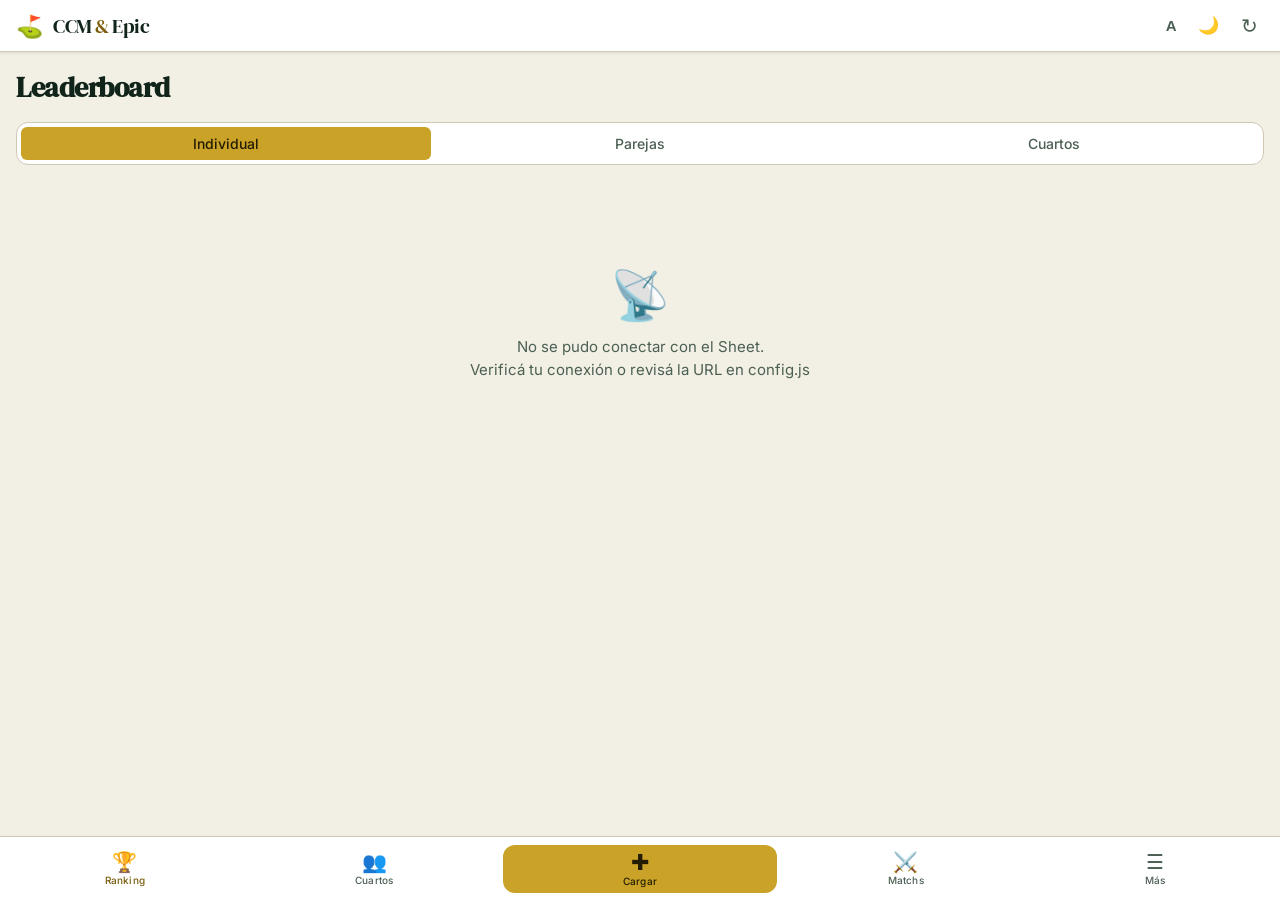
<file: index.html>
<!DOCTYPE html>
<html lang="es">
<head>
<meta charset="UTF-8">
<meta name="viewport" content="width=device-width, initial-scale=1.0, maximum-scale=1.0, user-scalable=no">
<meta name="apple-mobile-web-app-capable" content="yes">
<meta name="apple-mobile-web-app-status-bar-style" content="black-translucent">
<meta name="apple-mobile-web-app-title" content="CCM & Epic">
<meta name="theme-color" content="#f2efe4">
<title>CCM & Epic Golf</title>
<link rel="manifest" href="manifest.json">
<link rel="apple-touch-icon" href="icons/icon-192.png">
<!-- Tema ANTES del CSS y del primer paint: si esto corriera en app.js
     se vería un flash del tema equivocado al abrir la app. -->
<script>
(function () {
  // Diseño del club: "andino" (azul/rojo/blanco, escudo del Golf Club Andino) o "ccm"
  // (verde/dorado original). Pisa solo variables de color: ver bloque CLUB ANDINO en style.css.
  var CLUB = 'ccm';
  document.documentElement.setAttribute('data-club', CLUB);
  var t = null;
  try { t = localStorage.getItem('ccm-theme'); } catch (e) {}
  if (t !== 'light' && t !== 'dark') t = 'light';
  document.documentElement.setAttribute('data-theme', t);
  var m = document.querySelector('meta[name="theme-color"]');
  if (m) m.setAttribute('content', CLUB === 'andino' ? '#1b2a63' : (t === 'light' ? '#f2efe4' : '#0c1a0f'));
  // Tamaño de letra ANTES del paint, igual que el tema: si se aplicara en app.js
  // se vería un salto de tamaño al abrir la app.
  var f = null;
  try { f = localStorage.getItem('ccm-fontscale'); } catch (e) {}
  if (f === 'lg' || f === 'xl') document.documentElement.setAttribute('data-fontscale', f);
})();
</script>
<link rel="stylesheet" href="css/style.css?v=32">
<link rel="stylesheet" href="css/desafios.css?v=4">
<link rel="stylesheet" href="css/sorteo.css?v=1">
<link rel="stylesheet" href="css/deudas.css?v=2">
</head>
<body>

<!-- SPLASH -->
<div id="splash">
<img src="splash-ccm.jpg?v=1" class="splash-photo" alt="CCM & Epic Golf">
</div>

<!-- APP SHELL -->
<div id="app" class="hidden">

<!-- HEADER -->
<header class="app-header">
<div class="header-left">
<span class="header-logo">⛳</span>
<span class="header-title">CCM <em>&amp;</em>&nbsp;Epic</span>
</div>
<div class="header-right">
<span id="clima" class="clima hidden" aria-label="Clima"></span>
<span id="live-badge" class="live-badge hidden">EN VIVO</span>
<button class="icon-btn fuente-btn" id="btn-fuente" title="Tamaño de letra" aria-label="Tamaño de letra">A</button>
<button class="icon-btn theme-btn" id="btn-theme" title="Cambiar tema" aria-label="Cambiar tema">🌙</button>
<button class="icon-btn" id="btn-refresh" title="Actualizar">↻</button>
</div>
</header>

<!-- NAV -->
<nav class="bottom-nav">
<button class="nav-item active" data-view="leaderboard">
<span class="nav-icon">🏆</span>
<span>Ranking</span>
</button>
<button class="nav-item" data-view="cuartos">
<span class="nav-icon">👥</span>
<span>Cuartos</span>
</button>
<button class="nav-item nav-cta" data-view="cargar">
<span class="nav-icon">✚</span>
<span>Cargar</span>
</button>
<button class="nav-item" data-view="matchs">
<span class="nav-icon">⚔️</span>
<span>Matchs</span>
</button>
<!-- Historial queda en el código pero fuera del nav (no se activó nunca).
     Su <section id="view-historial"> sigue abajo, intacta. -->
<button class="nav-item" data-view="mas">
<span class="nav-icon">☰</span>
<span>Más</span>
</button>
<!-- Desafíos / Sorteo / Deudas se abren desde "Más". Estos tres botones quedan
     OCULTOS pero NO se borran: desafios.js, sorteo.js y deudas.js se enganchan a
     ellos (.nav-item[data-view=…]) y las tarjetas de "Más" les hacen click. -->
<button class="nav-item nav-oculto" data-view="desafios" tabindex="-1" aria-hidden="true"></button>
<button class="nav-item nav-oculto" data-view="sorteo" tabindex="-1" aria-hidden="true"></button>
<button class="nav-item nav-oculto" data-view="deudas" tabindex="-1" aria-hidden="true"></button>
</nav>

<!-- VIEWS -->
<main class="view-container">

<!-- LEADERBOARD -->
<section id="view-leaderboard" class="view active">
<div class="view-header">
<h2>Leaderboard</h2>
<span id="last-update" class="update-time"></span>
</div>

<div class="tabs">
<button class="tab active" data-tab="individual">Individual</button>
<button class="tab" data-tab="parejas">Parejas</button>
<button class="tab" data-tab="cuartos-rank">Cuartos</button>
</div>

<div id="tab-individual" class="tab-content active">
<div id="podio" class="podio"></div>
<div id="tabla-individual" class="score-table"></div>
</div>
<div id="tab-parejas" class="tab-content">
<div id="tabla-parejas" class="score-table"></div>
</div>
<div id="tab-cuartos-rank" class="tab-content">
<div id="tabla-cuartos" class="score-table"></div>
</div>
</section>

<!-- CUARTOS DETAIL -->
<section id="view-cuartos" class="view">
<div class="view-header">
<h2>Cuartos</h2>
</div>
<div id="cuartos-selector" class="cuartos-grid"></div>
<div id="cuarto-detail" class="cuarto-detail hidden"></div>
</section>

<!-- CARGAR SCORES -->
<section id="view-cargar" class="view">
<div class="view-header">
<h2>Cargar Scores</h2>
</div>
<form id="score-form" class="score-form" onsubmit="return false;">

<div class="form-step active" id="step-1">
<p class="step-label">Paso 1 — ¿Qué cuarto anotás?</p>
<div id="cuarto-btns" class="option-grid"></div>
</div>

<div class="form-step" id="step-2">
<p class="step-label">Paso 2 — ¿Qué hoyo terminaron?</p>
<div id="bloque-btns" class="option-grid hoyo-grid">
<button type="button" class="option-btn" data-bloque="1-1">1<br><span class="hoyo-par">P4</span></button>
<button type="button" class="option-btn" data-bloque="2-2">2<br><span class="hoyo-par">P4</span></button>
<button type="button" class="option-btn" data-bloque="3-3">3<br><span class="hoyo-par">P5</span></button>
<button type="button" class="option-btn" data-bloque="4-4">4<br><span class="hoyo-par">P3</span></button>
<button type="button" class="option-btn" data-bloque="5-5">5<br><span class="hoyo-par">P4</span></button>
<button type="button" class="option-btn" data-bloque="6-6">6<br><span class="hoyo-par">P4</span></button>
<button type="button" class="option-btn" data-bloque="7-7">7<br><span class="hoyo-par">P5</span></button>
<button type="button" class="option-btn" data-bloque="8-8">8<br><span class="hoyo-par">P3</span></button>
<button type="button" class="option-btn" data-bloque="9-9">9<br><span class="hoyo-par">P4</span></button>
<button type="button" class="option-btn" data-bloque="10-10">10<br><span class="hoyo-par">P4</span></button>
<button type="button" class="option-btn" data-bloque="11-11">11<br><span class="hoyo-par">P3</span></button>
<button type="button" class="option-btn" data-bloque="12-12">12<br><span class="hoyo-par">P4</span></button>
<button type="button" class="option-btn" data-bloque="13-13">13<br><span class="hoyo-par">P5</span></button>
<button type="button" class="option-btn" data-bloque="14-14">14<br><span class="hoyo-par">P4</span></button>
<button type="button" class="option-btn" data-bloque="15-15">15<br><span class="hoyo-par">P4</span></button>
<button type="button" class="option-btn" data-bloque="16-16">16<br><span class="hoyo-par">P3</span></button>
<button type="button" class="option-btn" data-bloque="17-17">17<br><span class="hoyo-par">P4</span></button>
<button type="button" class="option-btn" data-bloque="18-18">18<br><span class="hoyo-par">P5</span></button>
</div>
</div>

<div class="form-step" id="step-3">
<p class="step-label">Paso 3 — Golpes por hoyo</p>
<p class="step-hint">Escribí el número y pasa solo al siguiente. Para 10 o más, los dos dígitos.</p>
<div id="inputs-golpes" class="golpes-grid"></div>
</div>

<div class="form-step" id="step-4">
<p class="step-label">Confirmá antes de enviar</p>
<div id="confirm-preview" class="confirm-preview"></div>
<div class="form-actions">
<button type="button" id="btn-edit" class="btn-secondary">Editar</button>
<button type="button" id="btn-enviar" class="btn-primary">Enviar ✓</button>
</div>
</div>

<div id="form-success" class="form-success hidden">
<div class="success-icon">✓</div>
<p>¡Scores cargados!</p>
<button type="button" id="btn-nuevo" class="btn-secondary">Cargar otro hoyo</button>
</div>

</form>
</section>

<!-- MATCHS -->
<section id="view-matchs" class="view">
<div class="view-header">
<h2>Matchs</h2>
</div>
<div id="matchs-list" class="matchs-list"></div>
</section>

<!-- MÁS — menú de las solapas de uso ocasional -->
<section id="view-mas" class="view">
<div class="view-header">
<h2>Más</h2>
</div>
<div class="mas-grid">
<button type="button" class="mas-card" data-goto="desafios">
<span class="mas-icon">🔥</span>
<span class="mas-txt"><span class="mas-tit">Desafíos</span><span class="mas-sub">Colgá o aceptá un desafío por pelotas</span></span>
<span class="mas-chev">›</span>
</button>
<button type="button" class="mas-card" data-goto="deudas">
<span class="mas-icon">📒</span>
<span class="mas-txt"><span class="mas-tit">Deudas</span><span class="mas-sub">Quién le debe pelotas a quién</span></span>
<span class="mas-chev">›</span>
</button>
<button type="button" class="mas-card" data-goto="sorteo">
<span class="mas-icon">🎲</span>
<span class="mas-txt"><span class="mas-tit">Sorteo</span><span class="mas-sub">Armar los cuartos de la semana</span></span>
<span class="mas-chev">›</span>
</button>
</div>
</section>

<!-- DESAFÍOS — todo el contenido lo pinta js/desafios.js -->
<section id="view-desafios" class="view">
<button type="button" class="mas-back" data-goto="mas">‹ Más</button>
<div class="view-header">
<h2>Desafíos</h2>
</div>
<div id="desafios-body"></div>
</section>

<!-- SORTEO — todo el contenido lo pinta js/sorteo.js -->
<section id="view-sorteo" class="view">
<button type="button" class="mas-back" data-goto="mas">‹ Más</button>
<div class="view-header">
<h2>Sorteo de cuartos</h2>
</div>
<div id="sorteo-body"></div>
</section>

<!-- DEUDAS — todo el contenido lo pinta js/deudas.js -->
<section id="view-deudas" class="view">
<button type="button" class="mas-back" data-goto="mas">‹ Más</button>
<div class="view-header">
<h2>Deudas de pelotas</h2>
</div>
<div id="deudas-body"></div>
</section>

<!-- HISTORIAL -->
<section id="view-historial" class="view">
<div class="view-header">
<h2>Historial</h2>
</div>
<div id="historial-list" class="historial-list"></div>
</section>

</main>
</div>

<!-- TARJETA INDIVIDUAL (modal) — se abre al clickear un nombre del ranking -->
<div id="tarjeta-modal" class="ti-modal" aria-hidden="true">
<div class="ti-modal-panel">
<button class="ti-modal-close" data-close-modal aria-label="Cerrar">✕</button>
<div id="tarjeta-modal-body" class="ti-modal-body"></div>
</div>
</div>

<script src="js/config.js?v=43"></script>
<script src="js/sheets.js?v=21"></script>
<script src="js/app.js?v=39"></script>
<!-- Módulo aparte. Si falla o no carga, el torneo sigue andando igual. -->
<script src="js/desafios.js?v=8"></script>
<script src="js/sorteo.js?v=2"></script>
<script src="js/deudas.js?v=2"></script>
<script>
if ('serviceWorker' in navigator) {
navigator.serviceWorker.register('sw.js');
}
</script>
</body>
</html>
</file>
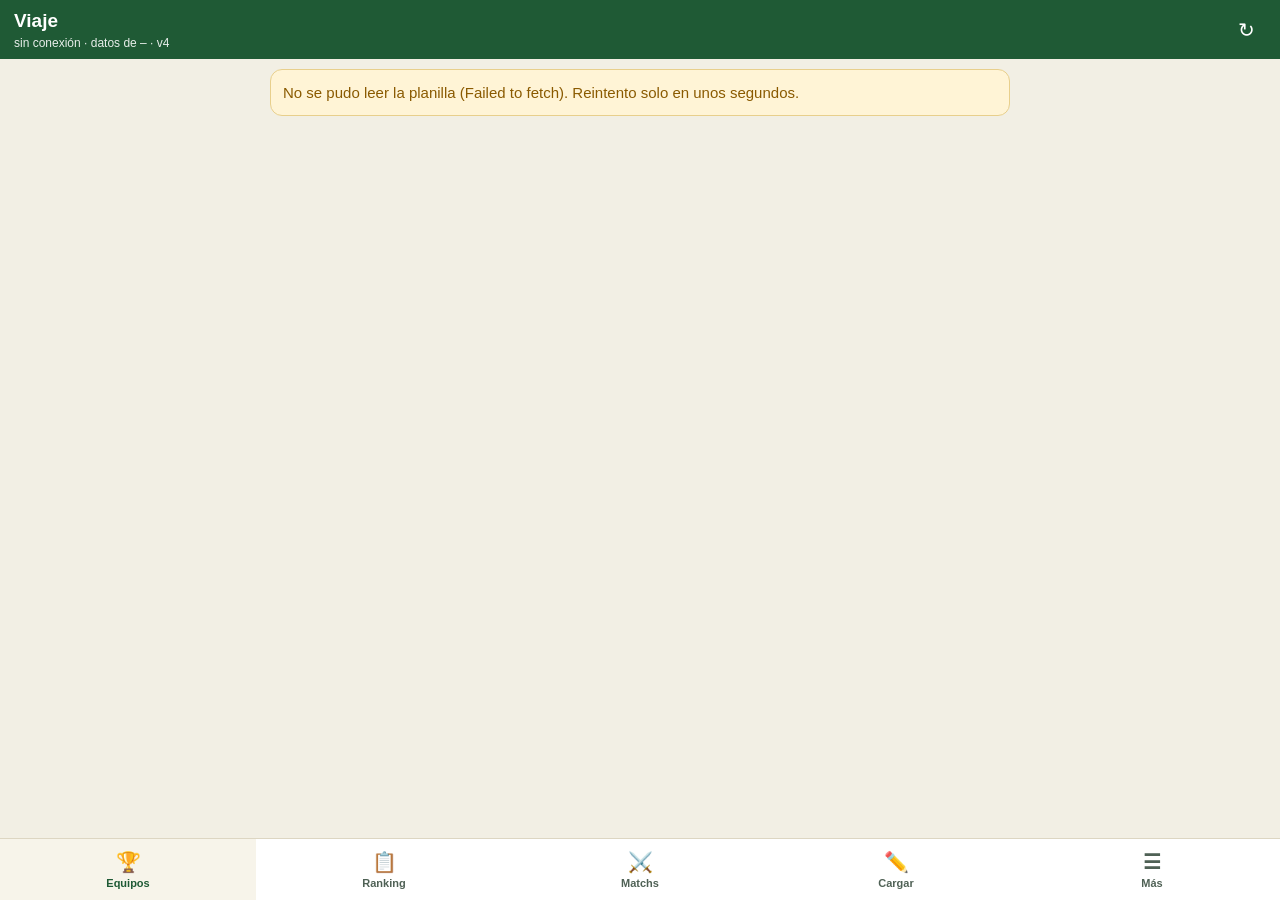
<file: cordoba/index.html>
<!DOCTYPE html>
<html lang="es">
<head>
  <meta charset="UTF-8">
  <meta name="viewport" content="width=device-width, initial-scale=1, viewport-fit=cover">
  <meta name="theme-color" content="#f2efe4">
  <meta name="apple-mobile-web-app-capable" content="yes">
  <meta name="apple-mobile-web-app-title" content="Viaje Golf">
  <title>Viaje Golf</title>
  <link rel="manifest" href="manifest.json">
  <link rel="apple-touch-icon" href="../icons/icon-192.png">
  <link rel="stylesheet" href="css/style.css?v=3">
</head>
<body>
  <div id="splash"><div class="splash-t">⛳<br>Viaje Golf</div></div>

  <header class="top">
    <div>
      <h1 id="titulo">Viaje</h1>
      <div id="estado" class="estado">cargando…</div>
    </div>
    <button id="btn-refresh" class="icon-btn" aria-label="Actualizar">↻</button>
  </header>
  <div id="aviso" class="aviso" hidden></div>

  <main id="main"><div class="card vacio">Cargando…</div></main>

  <nav class="nav">
    <button class="nav-item active" data-view="equipos"><span>🏆</span>Equipos</button>
    <button class="nav-item" data-view="ranking"><span>📋</span>Ranking</button>
    <button class="nav-item" data-view="matchs"><span>⚔️</span>Matchs</button>
    <button class="nav-item" data-view="cargar"><span>✏️</span>Cargar</button>
    <button class="nav-item" data-view="mas"><span>☰</span>Más</button>
  </nav>

  <div id="modal" class="modal" hidden>
    <div class="modal-box"><button id="modal-cerrar" class="icon-btn cerrar" aria-label="Cerrar">✕</button><div id="modal-body"></div></div>
  </div>
  <div id="toast" class="toast"></div>

  <script src="js/config.js?v=4"></script>
  <script src="js/calc.js?v=2"></script>
  <script src="js/app.js?v=4"></script>
</body>
</html>
</file>
<file: css/style.css>
/* ============================================================
   CCM & Epic Golf PWA - Augusta National Theme
   Palette: Deep pine green + Masters gold + ivory
   ============================================================ */

@import url('https://fonts.googleapis.com/css2?family=DM+Serif+Display:ital@0;1&family=DM+Mono:wght@400;500&family=Inter:wght@400;500;600&display=swap');

:root {
  color-scheme: dark;
  /* --- superficies --- */
  --bg:          #070e09;
  --bg-card:     #0c1a0f;
  --bg-raised:   #122018;
  --border:      #1a3322;
  /* --- dorado --- */
  --gold:        #c9a227;   /* acento para TEXTO y bordes */
  --gold-fill:   #c9a227;   /* fondo de botones dorados */
  --on-gold:     #060d07;   /* texto sobre --gold-fill */
  --gold-dim:    #a98a28;
  --gold-bright: #e8c04a;
  /* --- texto --- */
  --sand:        #f0e8d0;
  --cream:       #f5f0e5;
  --text-primary:#f5f0e5;
  --text-muted:  #7ba98a;
  --text-dim:    #2c4a37;
  /* --- semaforo --- */
  --green-under: #1a4a2e;
  --green-bright:#5cb87a;
  --on-green:    #06120a;
  --red-over:    #e05c4e;
  --bogey-bg:    #3a1a1a;
  --double-bg:   #5a1010;
  --win-color:   #ffffff;
  /* --- misc --- */
  --avatar-alt:  #5a7a62;
  --on-avatar:   #f5f0e5;
  --dot-juego:   #57c77a;
  --dot-ring:    #e24b4a;
  --dot-give:    #e2b04a;
  --dot-match:   #4a90e2;
  --warn:        #f5a623;
  --warn-bg:     rgba(245,166,35,0.10);
  --warn-bd:     rgba(245,166,35,0.40);
  --splash-a:    #0e2a18;
  --splash-b:    #070e09;
  --scrim:       rgba(0,0,0,.72);
  --shadow-lg:   0 24px 60px rgba(0,0,0,.5);
  --copper:      #c9a227;
  --copper-dim:  #7a5f10;
  --radius-sm:   6px;
  --radius-md:   12px;
  --radius-lg:   20px;
  --nav-h:       64px;
  --header-h:    52px;
}

*, *::before, *::after { box-sizing: border-box; margin: 0; padding: 0; }
html, body {
  height: 100%;
  background: var(--bg);
  color: var(--text-primary);
  font-family: 'Inter', sans-serif;
  -webkit-font-smoothing: antialiased;
  -webkit-text-size-adjust: 100%;
  overscroll-behavior: none;
}

/* SPLASH */
#splash {
  position: fixed; inset: 0;
  background: radial-gradient(ellipse at center bottom, var(--splash-a) 0%, var(--splash-b) 70%);
  display: flex; align-items: center; justify-content: center;
  z-index: 1000;
  transition: opacity .4s ease, visibility .4s;
}
#splash.fade-out { opacity: 0; visibility: hidden; }
/* Splash con foto (poster de la fecha). Landscape, centrada, con entrada suave. */
.splash-photo { display: block; width: min(90vw, 480px); max-height: 82vh; height: auto; border-radius: 16px; box-shadow: 0 18px 50px rgba(0,0,0,.5); animation: splash-photo-in .6s ease both; }
@keyframes splash-photo-in { from { opacity: 0; transform: scale(.94); } to { opacity: 1; transform: scale(1); } }
.splash-inner { text-align: center; }
.splash-logo { display: block; height: 140px; width: auto; margin: 0 auto 20px; filter: drop-shadow(0 6px 16px rgba(0,0,0,.28)); animation: splash-logo-in .5s ease both, splash-logo-pulse 1.8s ease-in-out .5s infinite; }
@keyframes splash-logo-in { from { opacity: 0; transform: scale(.9); } to { opacity: 1; transform: scale(1); } }
@keyframes splash-logo-pulse { 0%, 100% { transform: scale(1); } 50% { transform: scale(1.05); } }
.splash-title { font-family: 'DM Serif Display', serif; font-size: 42px; letter-spacing: -1px; color: var(--cream); }
.splash-title span { color: var(--gold); }
.splash-sub { font-family: 'DM Mono', monospace; font-size: 12px; letter-spacing: 4px; text-transform: uppercase; color: var(--text-muted); margin-top: 6px; }

/* APP SHELL */
#app { height: 100vh; display: flex; flex-direction: column; }
#app.hidden { display: none; }

/* HEADER */
.app-header {
  height: var(--header-h);
  background: var(--bg-card);
  border-bottom: 1px solid var(--border);
  display: flex; align-items: center; justify-content: space-between;
  padding: 0 16px;
  position: sticky; top: 0; z-index: 100;
  flex-shrink: 0;
}
.header-left { display: flex; align-items: center; gap: 10px; }
.header-logo { font-size: 22px; }
.header-title { font-family: 'DM Serif Display', serif; font-size: 20px; color: var(--cream); letter-spacing: -0.5px; }
.header-title em { color: var(--gold); font-style: normal; }
.header-right { display: flex; align-items: center; gap: 10px; }
.live-badge { font-family: 'DM Mono', monospace; font-size: 12px; letter-spacing: 2px; color: var(--gold); border: 1px solid var(--gold); border-radius: 3px; padding: 2px 7px; animation: pulse-border 2s ease infinite; }
.live-badge.hidden { display: none; }
@keyframes pulse-border { 0%, 100% { opacity: 1; } 50% { opacity: .4; } }
.icon-btn { background: none; border: none; color: var(--text-muted); font-size: 20px; cursor: pointer; padding: 6px; border-radius: var(--radius-sm); transition: color .2s; }
.icon-btn:hover { color: var(--gold); }
/* Clima del header — usa variables ya definidas en ambos temas */
.clima { display: flex; align-items: center; gap: 5px; font-family: 'DM Mono', monospace; font-size: 12px; color: var(--text-muted); white-space: nowrap; }
.clima.hidden { display: none; }
.clima-icon { font-size: 15px; line-height: 1; }
.clima-temp { color: var(--cream); font-weight: 600; }
.clima-wind { display: inline-flex; align-items: center; gap: 2px; color: var(--gold); }
.clima-arrow { display: inline-block; font-size: 13px; line-height: 1; transition: transform .4s ease; }

/* BOTTOM NAV — 6 items */
.bottom-nav {
  position: fixed; bottom: 0; left: 0; right: 0;
  height: var(--nav-h);
  background: var(--bg-card);
  border-top: 1px solid var(--border);
  display: flex; align-items: center;
  z-index: 100;
  padding-bottom: env(safe-area-inset-bottom);
}
.nav-item { flex: 1; display: flex; flex-direction: column; align-items: center; justify-content: center; gap: 2px; background: none; border: none; color: var(--text-muted); cursor: pointer; font-size: 10px; font-family: 'Inter', sans-serif; font-weight: 500; letter-spacing: .2px; padding: 6px 2px; transition: color .2s; }
.nav-item .nav-icon { font-size: 18px; line-height: 1; }
.nav-item.active { color: var(--gold); }
.nav-cta { color: var(--on-gold) !important; background: var(--gold-fill); border-radius: var(--radius-md); margin: 0 4px; flex: 1.1; }
.nav-cta .nav-icon { font-size: 22px; }
/* Botones de nav que existen solo para que los módulos se enganchen (ver index.html) */
.nav-oculto { display: none !important; }
/* Nav de 5: hay lugar para letra e ícono más grandes que con 7 */
.nav-item { font-size: 12px; }
.nav-item .nav-icon { font-size: 20px; }
.nav-cta .nav-icon { font-size: 22px; }

/* ── "Más": menú de Desafíos / Deudas / Sorteo ── */
.mas-grid { display: flex; flex-direction: column; gap: 12px; }
.mas-card { display: flex; align-items: center; gap: 14px; width: 100%; text-align: left; background: var(--bg-card); border: 1px solid var(--border); border-radius: var(--radius-md); padding: 18px 16px; color: var(--text-primary); cursor: pointer; font-family: 'Inter', sans-serif; }
.mas-card:active { border-color: var(--gold); }
.mas-icon { font-size: 28px; line-height: 1; }
.mas-txt { flex: 1; display: flex; flex-direction: column; gap: 3px; min-width: 0; }
.mas-tit { font-size: 17px; font-weight: 600; color: var(--cream); }
.mas-sub { font-size: 13px; color: var(--text-muted); line-height: 1.35; }
.mas-chev { font-size: 24px; color: var(--text-muted); line-height: 1; }
.mas-back { background: none; border: none; padding: 4px 8px 10px 0; margin: 0; color: var(--gold); font-family: 'Inter', sans-serif; font-size: 14px; font-weight: 600; cursor: pointer; }
/* Ayuda del paso 3 de Cargar */
.step-hint { font-size: 13px; color: var(--text-muted); margin: -6px 0 12px; line-height: 1.4; }

/* MAIN */
.view-container { flex: 1; overflow-y: auto; padding-bottom: calc(var(--nav-h) + 12px + env(safe-area-inset-bottom)); -webkit-overflow-scrolling: touch; }
.view { display: none; padding: 16px; }
.view.active { display: block; }
.view-header { display: flex; align-items: baseline; justify-content: space-between; margin-bottom: 16px; }
.view-header h2 { font-family: 'DM Serif Display', serif; font-size: 28px; color: var(--cream); letter-spacing: -0.5px; }
.update-time { font-family: 'DM Mono', monospace; font-size: 12px; color: var(--text-muted); }

/* TABS */
.tabs { display: flex; gap: 4px; background: var(--bg-card); border-radius: var(--radius-md); padding: 4px; margin-bottom: 16px; border: 1px solid var(--border); }
.tab { flex: 1; background: none; border: none; color: var(--text-muted); cursor: pointer; font-family: 'Inter', sans-serif; font-size: 14px; font-weight: 500; padding: 8px 4px; border-radius: var(--radius-sm); transition: background .2s, color .2s; }
.tab.active { background: var(--gold-fill); color: var(--on-gold); }
.tab-content { display: none; }
.tab-content.active { display: block; }

/* PODIO */
.podio { display: flex; align-items: flex-end; justify-content: center; gap: 8px; margin-bottom: 20px; padding: 8px 0; }
.podio-item { display: flex; flex-direction: column; align-items: center; gap: 4px; flex: 1; max-width: 110px; }
.podio-avatar { width: 48px; height: 48px; border-radius: 50%; display: flex; align-items: center; justify-content: center; font-family: 'DM Serif Display', serif; font-size: 20px; font-weight: bold; color: var(--on-gold); }
/* ordenPodio = [2do, 1ro, 3ro] → nth-child(2) es el 1er lugar */
.podio-item:nth-child(1) .podio-avatar { background: var(--avatar-alt); color: var(--on-avatar); }
.podio-item:nth-child(2) .podio-avatar { background: var(--gold-fill); width: 56px; height: 56px; font-size: 24px; box-shadow: 0 0 20px rgba(201,162,39,.35); color: var(--on-gold); }
.podio-item:nth-child(3) .podio-avatar { background: var(--gold-dim); color: var(--on-avatar); }
.podio-name { font-size: 13px; font-weight: 600; color: var(--cream); text-align: center; }
.podio-hdc { font-family: 'DM Mono', monospace; font-size: 11px; color: var(--text-muted); letter-spacing: 1px; }
.podio-score { font-family: 'DM Mono', monospace; font-size: 15px; font-weight: 500; }
.podio-medal { font-size: 18px; }

/* SCORE TABLE */
.score-table { display: flex; flex-direction: column; gap: 2px; }
.score-row { display: grid; grid-template-columns: 28px 1fr auto auto; align-items: center; gap: 8px; padding: 11px 12px; background: var(--bg-card); border-radius: var(--radius-sm); border-left: 3px solid transparent; }
.score-row:nth-child(even) { background: var(--bg-raised); }
.score-row.top-3 { border-left-color: var(--gold); }
.row-pos { font-family: 'DM Mono', monospace; font-size: 12px; color: var(--text-muted); text-align: center; }
.row-name { font-size: 15px; font-weight: 500; color: var(--cream); }
.row-hdc { font-family: 'DM Mono', monospace; font-size: 12px; color: var(--text-muted); font-weight: 400; margin-left: 4px; }
.row-hoyo { font-family: 'DM Mono', monospace; font-size: 12px; color: var(--text-muted); }
.row-score { font-family: 'DM Mono', monospace; font-size: 16px; font-weight: 500; min-width: 36px; text-align: right; }
.score-under { color: var(--red-over); }
.score-even  { color: var(--sand); }
.score-over  { color: var(--green-bright); }

/* CUARTOS */
.cuartos-grid { display: grid; grid-template-columns: 1fr 1fr; gap: 10px; margin-bottom: 16px; }
.cuarto-btn { background: var(--bg-card); border: 1px solid var(--border); border-radius: var(--radius-md); padding: 16px 12px; cursor: pointer; text-align: left; transition: border-color .2s, background .2s; color: var(--text-primary); }
.cuarto-btn:hover, .cuarto-btn.active { border-color: var(--gold); background: var(--bg-raised); }
.cuarto-btn-title { font-family: 'DM Mono', monospace; font-size: 12px; letter-spacing: 2px; color: var(--gold); text-transform: uppercase; margin-bottom: 8px; }
.cuarto-btn-names { font-size: 13px; color: var(--text-muted); line-height: 1.6; }
.cuarto-btn-score { font-family: 'DM Mono', monospace; font-size: 20px; font-weight: 500; margin-top: 8px; }
.cuarto-btn-hole { font-family: 'DM Mono', monospace; font-size: 12px; color: var(--text-muted); letter-spacing: 1px; margin-top: 2px; }
.cuarto-detail { background: var(--bg-card); border: 1px solid var(--border); border-radius: var(--radius-lg); padding: 16px; overflow-x: auto; }
.cuarto-detail.hidden { display: none; }
.cuarto-detail h3 { font-family: 'DM Serif Display', serif; font-size: 20px; margin-bottom: 16px; color: var(--cream); }
.scorecard-table { width: 100%; border-collapse: collapse; font-family: 'DM Mono', monospace; font-size: 12px; min-width: 540px; }
.scorecard-table th { color: var(--text-muted); font-weight: 500; padding: 4px 6px; text-align: center; border-bottom: 1px solid var(--border); }
.scorecard-table td { padding: 6px; text-align: center; border-bottom: 1px solid var(--text-dim); }
.scorecard-table .td-name { text-align: left; color: var(--cream); font-size: 13px; white-space: nowrap; padding-right: 12px; }
.scorecard-table .td-total { color: var(--gold); font-weight: 500; }
.cell-birdie { color: var(--text-primary); }
.cell-eagle  { color: var(--text-primary); }
.cell-bogey  { color: var(--text-primary); }
.cell-double { color: var(--text-primary); }
.cell-par    { color: var(--text-muted); }

/* Scorecard badge shapes: círculo=birdie, doble círculo=águila, cuadrado=bogey, doble cuadrado=doble bogey */
.sc-badge {
  display: inline-flex;
  align-items: center;
  justify-content: center;
  width: 22px;
  height: 22px;
  line-height: 1;
}
.cell-birdie .sc-badge {
  border: 1.5px solid currentColor;
  border-radius: 50%;
}
.cell-eagle .sc-badge {
  border: 1.5px solid currentColor;
  border-radius: 50%;
  box-shadow: 0 0 0 2px currentColor;
}
.cell-bogey .sc-badge {
  border: 1.5px solid currentColor;
  border-radius: 2px;
}
.cell-double .sc-badge {
  border: 1.5px solid currentColor;
  border-radius: 2px;
  box-shadow: 0 0 0 2px currentColor;
}

/* Reparto de golpes de hándicap: puntitos en la esquina de la celda */
.sc-cell { position: relative; }
.rep-wrap {
  position: absolute;
  top: 2px;
  right: 2px;
  display: flex;
  flex-direction: row-reverse;
  align-items: center;
  gap: 2px;
  pointer-events: none;
}
.rep-dot {
  display: inline-block;
  width: 6px;
  height: 6px;
  border-radius: 50%;
}
.rep-juego { background: var(--dot-juego); }
.rep-match { background: var(--dot-match); }
.rep-both  { background: var(--dot-juego); box-shadow: 0 0 0 1.5px var(--dot-ring); }
.rep-give  { color: var(--dot-give); font-weight: 700; font-size: 12px; line-height: 1; font-family: sans-serif; }
.rep-legend {
  display: flex;
  flex-wrap: wrap;
  gap: 12px;
  margin-top: 10px;
  padding-top: 8px;
  border-top: 1px solid var(--border);
  font-size: 12px;
  color: var(--text-muted);
}
.rep-legend span { display: inline-flex; align-items: center; gap: 5px; }

/* MATCHS */
.matchs-list { display: flex; flex-direction: column; gap: 12px; }
.match-card { background: var(--bg-card); border: 1px solid var(--border); border-radius: var(--radius-md); padding: 14px 16px; }
.match-card-hdr { display: flex; align-items: center; justify-content: space-between; margin-bottom: 10px; }
.match-cuarto-lbl { font-family: 'DM Mono', monospace; font-size: 12px; letter-spacing: 2px; color: var(--gold); text-transform: uppercase; }
.match-result-badge { font-family: 'DM Mono', monospace; font-size: 12px; font-weight: 500; color: var(--cream); background: var(--bg-raised); border: 1px solid var(--border); border-radius: 4px; padding: 2px 8px; }
.match-live-badge { font-family: 'DM Mono', monospace; font-size: 12px; letter-spacing: 1px; color: var(--gold); border: 1px solid var(--gold); border-radius: 3px; padding: 2px 6px; animation: pulse-border 2s ease infinite; }
.match-teams { display: flex; align-items: center; gap: 8px; margin-bottom: 10px; }
.match-team { font-size: 14px; font-weight: 600; color: var(--cream); flex: 1; }
.match-team-r { text-align: right; }
.match-vs { font-family: 'DM Mono', monospace; font-size: 12px; color: var(--text-muted); flex-shrink: 0; }
.match-team--win  { color: var(--win-color) !important; }
.match-team--loss { opacity: 0.55; font-weight: 400; }
.match-up-badge   { display: inline-block; background: var(--green-bright); color: var(--on-green); font-size: 0.7rem; font-weight: 700; letter-spacing: 0.05em; padding: 1px 5px; border-radius: 3px; margin-left: 5px; vertical-align: middle; }
.match-evo-wrap { overflow-x: auto; }
.match-evo-t { display: flex; gap: 2px; min-width: max-content; }
.mh-cell { font-family: 'DM Mono', monospace; font-size: 12px; width: 24px; height: 24px; border-radius: 3px; display: flex; align-items: center; justify-content: center; background: var(--bg-raised); color: var(--text-muted); }
.mh-a { background: var(--green-under); color: var(--green-bright); }
.mh-b { background: var(--bogey-bg); color: var(--red-over); }
.mh-even { background: var(--bg-raised); color: var(--text-muted); }
.match-standing { font-family: 'DM Mono', monospace; font-size: 12px; font-weight: 600; letter-spacing: 1px; margin-bottom: 6px; color: var(--text-muted); }
.mh-standing-a { color: var(--green-bright); }
.mh-standing-b { color: var(--red-over); }
.mh-lead { font-size: 14px; }
.option-btn.has-data { border-color: var(--gold-dim); }
.option-btn.has-data::after { content: "✓"; display: block; font-size: 11px; color: var(--gold); margin-top: 2px; font-family: 'DM Mono', monospace; }

/* FORM */
.score-form { display: flex; flex-direction: column; }
.form-step { display: none; }
.form-step.active { display: block; }
.step-label { font-family: 'DM Mono', monospace; font-size: 12px; letter-spacing: 2px; text-transform: uppercase; color: var(--gold); margin-bottom: 14px; }
.option-grid { display: grid; grid-template-columns: 1fr 1fr; gap: 8px; margin-bottom: 24px; }
.option-btn { background: var(--bg-card); border: 1px solid var(--border); border-radius: var(--radius-md); padding: 14px 8px; color: var(--cream); font-family: 'Inter', sans-serif; font-size: 15px; font-weight: 500; cursor: pointer; transition: all .2s; text-align: center; }
.option-btn:hover { border-color: var(--gold-dim); }
.option-btn.selected { border-color: var(--gold); background: var(--bg-raised); color: var(--gold); }
.form-cuarto-nombre { font-size: 14px; font-weight: 600; margin-bottom: 4px; }
.form-cuarto-jugadores { font-size: 12px; color: var(--text-muted); line-height: 1.5; font-family: 'DM Mono', monospace; }
.option-btn.selected .form-cuarto-jugadores { color: var(--gold-dim); }
.golpes-grid { display: flex; flex-direction: column; gap: 16px; margin-bottom: 24px; }
.jugador-label { font-size: 14px; font-weight: 600; color: var(--sand); margin-bottom: 8px; }
.hoyo-inputs { display: flex; gap: 8px; }
.hoyo-input-wrap { flex: 1; display: flex; flex-direction: column; align-items: center; gap: 4px; }
.hoyo-input-wrap label { font-family: 'DM Mono', monospace; font-size: 12px; color: var(--text-muted); }
.hoyo-input-wrap input { width: 100%; text-align: center; background: var(--bg-card); border: 1px solid var(--border); border-radius: var(--radius-sm); color: var(--cream); font-family: 'DM Mono', monospace; font-size: 20px; font-weight: 500; padding: 12px 4px; transition: border-color .2s; -moz-appearance: textfield; }
.hoyo-input-wrap input::-webkit-outer-spin-button,
.hoyo-input-wrap input::-webkit-inner-spin-button { -webkit-appearance: none; }
.hoyo-input-wrap input:focus { outline: none; border-color: var(--gold); }
.vs-par-under { border-color: var(--red-over) !important; color: var(--red-over) !important; }
.vs-par-over  { border-color: var(--green-bright) !important; color: var(--green-bright) !important; }
.hoyo-input-wrap.already-loaded label { opacity: 0.65; }
.hoyo-input-wrap.already-loaded input { opacity: 0.6; border-color: var(--border); }
.confirm-preview { background: var(--bg-card); border-radius: var(--radius-md); padding: 16px; margin-bottom: 20px; }
.confirm-row { display: flex; justify-content: space-between; padding: 8px 0; border-bottom: 1px solid var(--border); font-size: 15px; }
.confirm-row:last-child { border-bottom: none; }
.confirm-label { color: var(--text-muted); }
.confirm-value { color: var(--cream); font-weight: 500; }
.form-actions { display: flex; gap: 10px; }
.btn-primary { flex: 2; background: var(--gold-fill); color: var(--on-gold); border: none; border-radius: var(--radius-md); padding: 14px; font-family: 'Inter', sans-serif; font-size: 15px; font-weight: 600; cursor: pointer; transition: opacity .2s; }
.btn-primary:hover { opacity: .9; }
.btn-primary:disabled { opacity: .4; cursor: default; }
.btn-secondary { flex: 1; background: var(--bg-raised); color: var(--text-muted); border: 1px solid var(--border); border-radius: var(--radius-md); padding: 14px; font-family: 'Inter', sans-serif; font-size: 15px; cursor: pointer; transition: color .2s, border-color .2s; }
.btn-secondary:hover { color: var(--cream); border-color: var(--text-muted); }
.form-success { display: flex; flex-direction: column; align-items: center; justify-content: center; padding: 48px 24px; gap: 16px; text-align: center; }
.form-success.hidden { display: none; }
.success-icon { width: 64px; height: 64px; border-radius: 50%; background: var(--green-under); color: var(--green-bright); font-size: 32px; display: flex; align-items: center; justify-content: center; }
.form-success p { font-size: 18px; color: var(--cream); font-weight: 500; }

/* HISTORIAL */
.historial-list { display: flex; flex-direction: column; gap: 10px; }
.historial-card { background: var(--bg-card); border: 1px solid var(--border); border-radius: var(--radius-md); padding: 16px; cursor: pointer; transition: border-color .2s; }
.historial-card:hover { border-color: var(--gold-dim); }
.historial-fecha { font-family: 'DM Mono', monospace; font-size: 12px; letter-spacing: 2px; text-transform: uppercase; color: var(--text-muted); margin-bottom: 8px; }
.historial-ganador { font-family: 'DM Serif Display', serif; font-size: 22px; color: var(--cream); }
.historial-score { font-family: 'DM Mono', monospace; font-size: 14px; color: var(--gold); margin-top: 4px; }
.historial-meta { font-size: 13px; color: var(--text-muted); margin-top: 8px; }

/* UTILS */
.empty-state { text-align: center; padding: 48px 24px; color: var(--text-muted); }
.empty-state .empty-icon { font-size: 48px; margin-bottom: 12px; }
.empty-state p { font-size: 15px; line-height: 1.5; }
.skeleton { background: linear-gradient(90deg, var(--bg-card) 25%, var(--bg-raised) 50%, var(--bg-card) 75%); background-size: 200% 100%; animation: skeleton-wave 1.4s ease infinite; border-radius: var(--radius-sm); height: 44px; margin-bottom: 2px; }
@keyframes skeleton-wave { 0% { background-position: 200% 0; } 100% { background-position: -200% 0; } }
.hidden { display: none !important; }
@media (prefers-reduced-motion: reduce) { *, *::before, *::after { animation-duration: .01ms !important; } }

/* HOYO-POR-HOYO GRID */
.hoyo-grid { grid-template-columns: repeat(9, 1fr); gap: 4px; }
.hoyo-grid .option-btn { display: flex; flex-direction: column; align-items: center; padding: 8px 4px; font-size: 16px; font-weight: 700; }
.hoyo-par { font-size: 10px; color: var(--text-muted); margin-top: 2px; font-weight: 400; }

/* ── Cuarto status compacto ─────────────────────────────────── */
.cuarto-btn-hole { font-family: 'DM Mono', monospace; font-size: 12px; color: var(--gold); letter-spacing: 1px; margin-top: 3px; font-weight: 600; }
.cuarto-status-hdr { display: flex; align-items: center; justify-content: space-between; margin-bottom: 12px; padding-bottom: 10px; border-bottom: 1px solid var(--border); }
.csh-nombre { font-size: 15px; font-weight: 700; color: var(--cream); }
.csh-hoyo { font-family: 'DM Mono', monospace; font-size: 13px; color: var(--gold); letter-spacing: 1px; }
.cuarto-status-list { display: flex; flex-direction: column; gap: 10px; }
.cuarto-status-row { display: flex; align-items: center; gap: 10px; padding: 8px 0; border-bottom: 1px solid var(--border); }
.cuarto-status-row:last-child { border-bottom: none; }
.csr-left { flex: 1; min-width: 0; }
.csr-name { font-size: 14px; font-weight: 600; color: var(--cream); white-space: nowrap; overflow: hidden; text-overflow: ellipsis; }
.csr-meta { font-size: 12px; color: var(--text-muted); font-family: 'DM Mono', monospace; margin-top: 2px; }
.csr-recent { display: flex; gap: 3px; align-items: center; }
.csr-hole { font-family: 'DM Mono', monospace; font-size: 12px; width: 24px; height: 24px; display: flex; align-items: center; justify-content: center; border-radius: 3px; font-weight: 600; }
.csr-hole.cell-eagle { background: var(--gold-fill); color: var(--on-gold); }
.csr-hole.cell-birdie { background: var(--green-under); color: var(--green-bright); }
.csr-hole.cell-par { background: var(--bg-raised); color: var(--text-muted); }
.csr-hole.cell-bogey { background: var(--bogey-bg); color: var(--red-over); }
.csr-hole.cell-double { background: var(--double-bg); color: var(--red-over); }
.csr-score { font-family: 'DM Mono', monospace; font-size: 18px; font-weight: 700; min-width: 36px; text-align: right; }

/* ── Fila de evolución del cuarto (desempate) ── */
.scorecard-table .sc-evo-row td { border-top: 1px solid var(--gold); padding-top: 8px; font-weight: 600; }
.scorecard-table .sc-evo-row .td-name {
  color: var(--gold); font-size: 12px; letter-spacing: 1px; text-transform: uppercase;
  font-family: 'DM Mono', monospace;
}

/* ── Nombre clickable en el ranking individual ── */
.row-name-click { cursor: pointer; text-decoration: underline; text-decoration-color: var(--text-dim); text-underline-offset: 3px; }
.row-name-click:hover { color: var(--gold); text-decoration-color: var(--gold); }

/* ── Modal: tarjeta individual ── */
.ti-modal {
  position: fixed; inset: 0; z-index: 200;
  display: none; align-items: flex-start; justify-content: center;
  background: var(--scrim); -webkit-backdrop-filter: blur(2px); backdrop-filter: blur(2px);
  padding: 24px 12px; overflow-y: auto;
}
.ti-modal.open { display: flex; }
.ti-modal-panel {
  position: relative; width: 100%; max-width: 620px;
  background: var(--bg-card); border: 1px solid var(--border);
  border-radius: var(--radius-md); padding: 20px 18px 24px;
  box-shadow: var(--shadow-lg);
}
.ti-modal-close {
  position: absolute; top: 10px; right: 10px;
  width: 32px; height: 32px; border-radius: 50%;
  background: var(--bg-raised); border: 1px solid var(--border);
  color: var(--cream); font-size: 15px; cursor: pointer; line-height: 1;
}
.ti-modal-close:hover { color: var(--gold); border-color: var(--gold); }
.ti-modal-body { overflow-x: auto; }

/* ── Encabezado de la tarjeta individual ── */
.ti-header {
  display: flex; align-items: baseline; flex-wrap: wrap; gap: 18px;
  margin-bottom: 14px; padding-right: 36px;
}
.ti-name { font-size: 18px; font-weight: 600; color: var(--cream); }
.ti-hdc { display: inline-flex; flex-direction: column; line-height: 1.2; }
.ti-hdc-lbl { font-family: 'DM Mono', monospace; font-size: 11px; letter-spacing: 1px; text-transform: uppercase; color: var(--text-muted); }
.ti-hdc-val { font-family: 'DM Mono', monospace; font-size: 15px; color: var(--gold); }

/* ── MATCHS: puntos por pareja + diferencia (front v17) ────────
   Reemplaza a la fila 90 del Sheet. 2 pts mejor bola, 1 pt peor bola,
   empate no suma, con HDC 85% ajustado (el mejor del cuarto baja a 0). */
.match-hdc-note { font-family: 'DM Mono', monospace; font-size: 11px; letter-spacing: 0.5px; color: var(--text-muted); text-transform: uppercase; }
.match-pts { font-family: 'DM Mono', monospace; font-size: 15px; font-weight: 700; color: var(--gold); }
.match-golpes { display: flex; flex-wrap: wrap; gap: 6px; margin-bottom: 10px; }
.mj-chip { font-size: 12px; color: var(--text-muted); background: var(--bg-raised); border: 1px solid var(--border); border-radius: 3px; padding: 1px 6px; display: inline-flex; gap: 5px; align-items: center; }
.mj-g { font-family: 'DM Mono', monospace; font-weight: 700; color: var(--gold-dim); }
.match-grid { display: flex; gap: 8px; min-width: max-content; }
.match-grid-lbls { display: flex; flex-direction: column; gap: 2px; position: sticky; left: 0; background: var(--bg-card); z-index: 1; padding-right: 4px; }
.match-grid-rows { display: flex; flex-direction: column; gap: 2px; }
.mh-lbl { font-family: 'DM Mono', monospace; font-size: 11px; letter-spacing: 0.5px; height: 24px; display: flex; align-items: center; justify-content: flex-end; color: var(--text-muted); text-transform: uppercase; white-space: nowrap; max-width: 110px; overflow: hidden; text-overflow: ellipsis; }
.mh-lbl-a { color: var(--green-bright); }
.mh-lbl-b { color: var(--red-over); }
.mh-hdr { background: transparent; color: var(--text-muted); font-weight: 600; }
.match-aviso { font-size: 12px; line-height: 1.4; color: var(--warn); background: var(--warn-bg); border: 1px solid var(--warn-bd); border-radius: 4px; padding: 6px 8px; margin-bottom: 10px; }

/* Parejas del match: jugadores + su HDC de match a cada lado, puntos al centro */
.match-teams { align-items: flex-start; }
.match-col { flex: 1; display: flex; align-items: center; gap: 10px; min-width: 0; }
.match-col-r { flex-direction: row-reverse; }
.match-side { display: flex; flex-direction: column; gap: 3px; min-width: 0; }
.match-side-r { align-items: flex-end; }
.match-side-players { display: flex; flex-direction: column; gap: 3px; }
.match-side-r .match-side-players { align-items: flex-end; }
.match-col .match-pts { flex-shrink: 0; display: flex; flex-direction: column; align-items: center; line-height: 1.05; }
.match-pts-lbl { font-family: 'DM Mono', monospace; font-size: 11px; font-weight: 400; letter-spacing: 1px; color: var(--text-muted); text-transform: uppercase; }
.mj-chip { font-size: 13px; font-weight: 600; color: var(--cream); background: var(--bg-raised); border: 1px solid var(--border); border-radius: 3px; padding: 2px 7px; display: inline-flex; gap: 6px; align-items: center; white-space: nowrap; }


/* ============================================================
   TEMA CLARO — "Augusta al sol"
   Marfil en vez de blanco puro (menos reflejo), verde pino para
   el texto y el dorado bajado de tono para que contraste.
   Se activa con <html data-theme="light">.
   ============================================================ */
[data-theme="light"] {
  color-scheme: light;
  --bg:          #f2efe4;
  --bg-card:     #ffffff;
  --bg-raised:   #e9e5d6;
  --border:      #cfc8b4;

  --gold:        #7a5c0a;
  --gold-fill:   #c9a227;
  --on-gold:     #241c02;
  --gold-dim:    #786218;
  --gold-bright: #5c4406;

  --sand:        #2b3a30;
  --cream:       #10241a;
  --text-primary:#10241a;
  --text-muted:  #4c5f53;
  --text-dim:    #a9b3aa;

  --green-under: #d5ead9;
  --green-bright:#17693a;
  --on-green:    #ffffff;
  --red-over:    #b3261e;
  --bogey-bg:    #fadddb;
  --double-bg:   #f4bfb9;
  --win-color:   #0a1a10;

  --avatar-alt:  #4e6d58;
  --on-avatar:   #ffffff;
  --dot-juego:   #2b8a52;
  --dot-ring:    #b3261e;
  --dot-give:    #8a6a12;
  --dot-match:   #2f6db3;
  --warn:        #7d4a00;
  --warn-bg:     rgba(201,140,0,0.13);
  --warn-bd:     rgba(160,105,0,0.45);
  --splash-a:    #ffffff;
  --splash-b:    #e6e2d2;
  --scrim:       rgba(16,36,26,.45);
  --shadow-lg:   0 18px 44px rgba(30,45,35,.22);
  --copper:      #7a5c0a;
  --copper-dim:  #9c8437;
}

/* Las tarjetas blancas sobre marfil necesitan un borde/sombra
   para no fundirse; en oscuro esto no hace falta. */
[data-theme="light"] .score-row,
[data-theme="light"] .match-card,
[data-theme="light"] .cuarto-btn,
[data-theme="light"] .cuarto-detail,
[data-theme="light"] .historial-card,
[data-theme="light"] .confirm-preview,
[data-theme="light"] .ti-modal-panel {
  box-shadow: 0 1px 2px rgba(30,45,35,.07);
}
[data-theme="light"] .score-row { border: 1px solid var(--border); border-left: 3px solid transparent; }
[data-theme="light"] .score-row.top-3 { border-left-color: var(--gold-fill); }
[data-theme="light"] .app-header,
[data-theme="light"] .bottom-nav { box-shadow: 0 1px 3px rgba(30,45,35,.10); }
/* El pulso del badge EN VIVO baja a .4 de opacidad: al sol desaparece */
[data-theme="light"] .live-badge,
[data-theme="light"] .match-live-badge { animation: none; background: var(--gold-fill); color: var(--on-gold); border-color: var(--gold); }
/* Los "puntitos" de reparto de golpes necesitan contorno sobre blanco */
[data-theme="light"] .rep-dot { box-shadow: 0 0 0 .5px rgba(0,0,0,.25); }
[data-theme="light"] .rep-both { box-shadow: 0 0 0 1.5px var(--dot-ring); }

/* ── Toggle de tema en el header ── */
.theme-btn { font-size: 17px; line-height: 1; }
/* El doble bogey en claro: el rojo normal sobre el rosa fuerte da 4.05:1
   (bajo el mínimo AA). Con este rojo más profundo sube a 5.7:1. */
[data-theme="light"] .csr-hole.cell-double { color: #8c1a13; }

/* Ver aplicarTema() en app.js: sin esto, los elementos con `transition: color`
   (nav de abajo, iconos del header) quedan con el color del tema anterior. */
.theme-switching *, .theme-switching *::before, .theme-switching *::after { transition: none !important; }

/* ── Tamaño de letra A / A+ / A++ (botón #btn-fuente del header) ──
   Sube el texto de LECTURA de toda la app: ranking (individual/parejas/cuartos),
   tarjetas de cuartos, Matchs (completa), tarjetas/scorecard + modal individual,
   Desafíos (ver bloque gemelo al final de desafios.css), tabs y nav.
   El scorecard scrollea en horizontal, así que agrandarlo solo estira el scroll.
   A propósito NO toca las grillas de CARGA (.hoyo-grid / .golpes-grid): son inputs
   de ancho fijo, no texto de lectura. Es un override aditivo: para revertir, borrar
   este bloque (+ el de desafios.css) y el atributo data-fontscale. Cicla normal→lg→xl. */
.fuente-btn { font-size: 15px; font-weight: 700; letter-spacing: -.5px; }

/* A+  (~+13%) */
[data-fontscale="lg"] .tab              { font-size: 15px; }
[data-fontscale="lg"] .row-name         { font-size: 17px; }
[data-fontscale="lg"] .row-score        { font-size: 18px; }
[data-fontscale="lg"] .row-hdc,
[data-fontscale="lg"] .row-pos,
[data-fontscale="lg"] .row-hoyo         { font-size: 13px; }
[data-fontscale="lg"] .podio-name       { font-size: 14px; }
[data-fontscale="lg"] .podio-score      { font-size: 16px; }
[data-fontscale="lg"] .podio-hdc        { font-size: 12px; }
[data-fontscale="lg"] .cuarto-btn-names { font-size: 14px; }
[data-fontscale="lg"] .cuarto-btn-score { font-size: 22px; }
[data-fontscale="lg"] .cuarto-btn-title,
[data-fontscale="lg"] .cuarto-btn-hole  { font-size: 13px; }
[data-fontscale="lg"] .match-team       { font-size: 15px; }
[data-fontscale="lg"] .nav-item         { font-size: 13px; }
/* Matchs — resto de la tarjeta */
[data-fontscale="lg"] .match-cuarto-lbl,
[data-fontscale="lg"] .match-result-badge,
[data-fontscale="lg"] .match-live-badge,
[data-fontscale="lg"] .match-vs,
[data-fontscale="lg"] .match-standing   { font-size: 13px; }
[data-fontscale="lg"] .mh-cell          { font-size: 13px; width: 26px; height: 26px; }
[data-fontscale="lg"] .mh-lead          { font-size: 15px; }
/* Tarjetas (scorecard + modal individual). El scorecard scrollea en horizontal,
   así que agrandar la letra solo estira el scroll, no rompe el layout. */
[data-fontscale="lg"] .scorecard-table          { font-size: 13px; }
[data-fontscale="lg"] .scorecard-table .td-name { font-size: 14px; }
[data-fontscale="lg"] .sc-badge         { width: 24px; height: 24px; }
[data-fontscale="lg"] .cuarto-detail h3 { font-size: 22px; }
[data-fontscale="lg"] .ti-name          { font-size: 19px; }
[data-fontscale="lg"] .ti-hdc-val       { font-size: 16px; }
[data-fontscale="lg"] .ti-hdc-lbl       { font-size: 12px; }

/* A++ (~+27%) */
[data-fontscale="xl"] .tab              { font-size: 16px; }
[data-fontscale="xl"] .row-name         { font-size: 19px; }
[data-fontscale="xl"] .row-score        { font-size: 20px; }
[data-fontscale="xl"] .row-hdc,
[data-fontscale="xl"] .row-pos,
[data-fontscale="xl"] .row-hoyo         { font-size: 14px; }
[data-fontscale="xl"] .podio-name       { font-size: 15px; }
[data-fontscale="xl"] .podio-score      { font-size: 17px; }
[data-fontscale="xl"] .podio-hdc        { font-size: 13px; }
[data-fontscale="xl"] .cuarto-btn-names { font-size: 15px; }
[data-fontscale="xl"] .cuarto-btn-score { font-size: 24px; }
[data-fontscale="xl"] .cuarto-btn-title,
[data-fontscale="xl"] .cuarto-btn-hole  { font-size: 14px; }
[data-fontscale="xl"] .match-team       { font-size: 16px; }
[data-fontscale="xl"] .nav-item         { font-size: 14px; }
/* Matchs — resto de la tarjeta */
[data-fontscale="xl"] .match-cuarto-lbl,
[data-fontscale="xl"] .match-result-badge,
[data-fontscale="xl"] .match-live-badge,
[data-fontscale="xl"] .match-vs,
[data-fontscale="xl"] .match-standing   { font-size: 14px; }
[data-fontscale="xl"] .mh-cell          { font-size: 14px; width: 28px; height: 28px; }
[data-fontscale="xl"] .mh-lead          { font-size: 16px; }
/* Tarjetas (scorecard + modal individual) */
[data-fontscale="xl"] .scorecard-table          { font-size: 14px; }
[data-fontscale="xl"] .scorecard-table .td-name { font-size: 15px; }
[data-fontscale="xl"] .sc-badge         { width: 26px; height: 26px; }
[data-fontscale="xl"] .cuarto-detail h3 { font-size: 24px; }
[data-fontscale="xl"] .ti-name          { font-size: 21px; }
[data-fontscale="xl"] .ti-hdc-val       { font-size: 17px; }
[data-fontscale="xl"] .ti-hdc-lbl       { font-size: 13px; }

/* ============================================================
   CLUB ANDINO — diseño azul / rojo / blanco (Golf Club Andino)
   Se activa con <html data-club="andino"> (lo pone el script inline de index.html,
   constante CLUB). Para volver al diseño CCM: CLUB = "ccm" en index.html (y el logo del
   header/splash). Solo PISA variables de los dos temas + header en banda azul.
   Mantener la regla: todo color nuevo definido en LOS DOS bloques (oscuro y claro).
   ============================================================ */
html[data-club="andino"] {
  /* --- oscuro --- */
  --club-navy:   #1b2a63;
  --club-red:    #c8283d;
  --on-navy:     #ffffff;
  --on-navy-mut: #c9d3f2;
  --on-navy-acc: #ff9aa4;

  --bg:          #060a18;
  --bg-card:     #0c132e;
  --bg-raised:   #131c3f;
  --border:      #233062;

  --gold:        #ff7582;
  --gold-fill:   #c8283d;
  --on-gold:     #ffffff;
  --gold-dim:    #e88a93;
  --gold-bright: #ff97a1;

  --sand:        #e6ebf8;
  --cream:       #f3f5fb;
  --text-primary:#f3f5fb;
  --text-muted:  #97a5cf;
  --text-dim:    #2b375f;

  --avatar-alt:  #3c4c86;
  --on-avatar:   #ffffff;
  --splash-a:    #1b2a63;
  --splash-b:    #060a18;
  --scrim:       rgba(3,6,18,.74);
  --copper:      #ff7582;
  --copper-dim:  #8a2a36;
}
html[data-club="andino"][data-theme="light"] {
  /* --- claro (por defecto): fondo blanco azulado, sin blanco puro de fondo --- */
  --club-navy:   #1b2a63;
  --club-red:    #b8202f;
  --on-navy:     #ffffff;
  --on-navy-mut: #c9d3f2;
  --on-navy-acc: #ff9aa4;

  --bg:          #eef1f8;
  --bg-card:     #ffffff;
  --bg-raised:   #e3e8f4;
  --border:      #c7cfe3;

  --gold:        #a81b2c;
  --gold-fill:   #b8202f;
  --on-gold:     #ffffff;
  --gold-dim:    #9a2231;
  --gold-bright: #86121f;

  --sand:        #24305a;
  --cream:       #121c45;
  --text-primary:#121c45;
  --text-muted:  #4a5680;
  --text-dim:    #aeb7cf;

  --avatar-alt:  #3c4c86;
  --on-avatar:   #ffffff;
  --splash-a:    #ffffff;
  --splash-b:    #dde3f1;
  --scrim:       rgba(18,28,69,.45);
  --shadow-lg:   0 18px 44px rgba(18,28,69,.22);
  --copper:      #a81b2c;
  --copper-dim:  #c98a92;
}

/* Header: banda azul del club con filete rojo (en los dos temas) */
html[data-club="andino"] .app-header { background: var(--club-navy); border-bottom: 3px solid var(--club-red); }
html[data-club="andino"] .header-title { color: var(--on-navy); }
html[data-club="andino"] .header-title em { color: var(--on-navy-acc); }
html[data-club="andino"] .app-header .icon-btn { color: var(--on-navy-mut); }
html[data-club="andino"] .app-header .icon-btn:hover { color: var(--on-navy); }
html[data-club="andino"] .app-header .clima,
html[data-club="andino"] .app-header .clima-temp { color: var(--on-navy); }
html[data-club="andino"] .app-header .clima-wind { color: var(--on-navy-acc); }
html[data-club="andino"] .app-header .live-badge { color: var(--on-navy); border-color: var(--on-navy); background: var(--club-red); animation: none; }
html[data-club="andino"] .header-logo-img { height: 30px; width: auto; display: block; flex-shrink: 0; filter: drop-shadow(0 1px 2px rgba(0,0,0,.35)); }
html[data-club="andino"] .header-left { gap: 8px; min-width: 0; }
html[data-club="andino"] .header-title { font-size: 18px; line-height: .95; }
html[data-club="andino"] .app-header .live-badge { white-space: nowrap; letter-spacing: 1px; padding: 2px 5px; }
html[data-club="andino"] .header-right { gap: 6px; }
html[data-club="andino"] .bottom-nav { border-top: 2px solid var(--club-navy); }
html[data-club="andino"] .podio-item:nth-child(2) .podio-avatar { box-shadow: 0 0 20px rgba(200,40,61,.35); }

/* Splash con el escudo */
html[data-club="andino"] .splash-title span { color: var(--gold); }
html[data-club="andino"] .splash-sub { letter-spacing: 3px; }
/* Teléfonos angostos (≤380px): sin el viento en el header para que entre el título */
@media (max-width: 380px) {
  html[data-club="andino"] .app-header .clima-wind { display: none; }
}
</file>
<file: css/desafios.css>
/* ============================================================
   CCM & Epic — DESAFÍOS
   ============================================================
   Archivo aparte: no toca una sola línea de style.css.

   ⚠ REGLA DEL PROYECTO: acá NO hay un solo hex hardcodeado. Todo sale de las
   variables que style.css ya define en :root (oscuro) y en [data-theme="light"]
   (claro), así el tema claro funciona sin agregar nada.

   Recordatorios de esas reglas:
   - fondo de botón dorado  → --gold-fill  (NUNCA --gold, queda marrón en claro)
   - texto sobre ese fondo  → --on-gold
   - texto secundario legible → --text-muted (NUNCA --text-dim, da 2.2:1)
   ============================================================ */

#view-desafios { padding-bottom: 24px; }

/* ── Header con tabs propias ──────────────────────────────── */
/* Clases dsf-tab, NO .tab: app.js engancha todos los .tab del documento y
   clickear acá apagaría las tabs del leaderboard. */
.dsf-hdr {
  display: flex; align-items: center; gap: 8px;
  margin-bottom: 14px;
}
.dsf-tabs {
  flex: 1; display: flex; gap: 4px;
  background: var(--bg-card);
  border: 1px solid var(--border);
  border-radius: var(--radius-md);
  padding: 3px;
}
.dsf-tab {
  flex: 1;
  background: transparent; border: none;
  color: var(--text-muted);
  font-family: inherit; font-size: 13px; font-weight: 500;
  padding: 8px 4px;
  border-radius: var(--radius-sm);
  cursor: pointer;
}
.dsf-tab.active { background: var(--bg-raised); color: var(--gold); }

.dsf-yo {
  flex: none;
  display: flex; align-items: center; gap: 6px;
  background: var(--bg-card);
  border: 1px solid var(--border);
  border-radius: var(--radius-md);
  color: var(--text-primary);
  font-family: inherit; font-size: 12px;
  padding: 9px 11px;
  cursor: pointer;
}
.dsf-yo-neto { font-weight: 600; color: var(--text-muted); }
.dsf-yo-neto.pos { color: var(--green-bright); }
.dsf-yo-neto.neg { color: var(--red-over); }

/* ── Secciones ────────────────────────────────────────────── */
.dsf-sec {
  font-size: 11px; letter-spacing: .07em;
  color: var(--gold-dim);
  margin: 18px 0 7px;
}

/* ── Tarjetas ─────────────────────────────────────────────── */
.dsf-card {
  background: var(--bg-card);
  border: 1px solid var(--border);
  border-radius: var(--radius-md);
  padding: 12px;
  margin-bottom: 8px;
}
.dsf-card--muerta { opacity: .62; }

.dsf-card-top {
  display: flex; align-items: flex-start; justify-content: space-between; gap: 10px;
}
.dsf-card-txt { min-width: 0; }
.dsf-card-t {
  font-size: 14px; font-weight: 600;
  color: var(--text-primary);
  line-height: 1.35;
}
.dsf-card-s {
  font-size: 12px; color: var(--text-muted);
  margin-top: 3px;
}
.dsf-dim { color: var(--text-muted); font-weight: 400; }

.dsf-pel {
  flex: none; text-align: right;
  font-size: 17px; font-weight: 600;
  color: var(--gold);
  line-height: 1;
}
.dsf-pel span {
  display: block;
  font-size: 10px; font-weight: 400;
  color: var(--gold-dim);
  margin-top: 3px;
}

.dsf-falta {
  font-size: 11px;
  color: var(--warn);
  background: var(--warn-bg);
  border: 1px solid var(--warn-bd);
  border-radius: var(--radius-sm);
  padding: 6px 8px;
  margin-top: 9px;
}
.dsf-cerrado {
  font-size: 11px; color: var(--text-muted);
  margin-top: 9px;
}

.dsf-tag {
  flex: none;
  font-size: 10px;
  padding: 3px 8px;
  border-radius: var(--radius-sm);
  background: var(--bg-raised);
  color: var(--text-muted);
  white-space: nowrap;
}
.dsf-tag--no { color: var(--red-over); }

/* ── Botones ──────────────────────────────────────────────── */
.dsf-btn {
  font-family: inherit; font-size: 13px; font-weight: 500;
  border-radius: var(--radius-sm);
  padding: 9px 12px;
  cursor: pointer;
  border: 1px solid transparent;
}
.dsf-btn:disabled { opacity: .55; cursor: default; }
.dsf-btn-full { width: 100%; display: block; }
.dsf-btn-oro   { background: var(--gold-fill); color: var(--on-gold); border-color: var(--gold-fill); }
.dsf-btn-line  { background: transparent; color: var(--gold); border-color: var(--gold); }
.dsf-btn-gris  { background: transparent; color: var(--text-muted); border-color: var(--border); }
.dsf-acciones { display: flex; gap: 6px; margin-top: 10px; }
.dsf-acciones .dsf-btn { flex: 1; }
#dsf-nuevo { margin-bottom: 4px; padding: 12px; font-size: 14px; }

/* ── Solapa En juego ──────────────────────────────────────── */
.dsf-vs {
  display: grid;
  grid-template-columns: minmax(0,1fr) auto minmax(0,1fr);
  align-items: center; gap: 8px;
  margin: 11px 0 4px;
}
.dsf-lado { text-align: center; min-width: 0; }
.dsf-lado-n {
  font-size: 14px; font-weight: 600;
  color: var(--text-primary);
  line-height: 1.3;
}
.dsf-lado-v {
  font-size: 20px; font-weight: 600;
  color: var(--text-muted);
  margin-top: 3px;
  font-family: 'DM Mono', monospace;
}
.dsf-lado-h { font-size: 11px; color: var(--text-muted); margin-top: 2px; }
.dsf-lado--gana .dsf-lado-v { color: var(--green-bright); }
.dsf-lado--pierde .dsf-lado-n,
.dsf-lado--pierde .dsf-lado-v { color: var(--text-muted); }
.dsf-vs-lbl { font-size: 11px; color: var(--text-muted); }

.dsf-st {
  text-align: center;
  font-size: 12px; font-weight: 500;
  padding: 7px;
  border-radius: var(--radius-sm);
  margin-top: 8px;
}
.dsf-st--vivo { background: var(--bg-raised); color: var(--text-muted); }
.dsf-st--fin  { background: var(--green-under); color: var(--green-bright); }
.dsf-st--emp  { background: var(--bg-raised); color: var(--gold); }

/* ── Cuenta del día ───────────────────────────────────────── */
.dsf-cuenta {
  background: var(--bg-raised);
  border: 1px solid var(--border);
  border-radius: var(--radius-md);
  padding: 13px;
  margin-top: 18px;
}
.dsf-cuenta-t {
  font-size: 11px; letter-spacing: .07em;
  color: var(--gold-dim);
  margin-bottom: 9px;
}
.dsf-cuenta-r {
  display: flex; justify-content: space-between;
  font-size: 13px; color: var(--text-muted);
  padding: 4px 0;
}
.dsf-cuenta-r .pos { color: var(--green-bright); font-weight: 500; }
.dsf-cuenta-r .neg { color: var(--red-over); font-weight: 500; }
.dsf-cuenta-neto {
  display: flex; justify-content: space-between; align-items: baseline;
  border-top: 1px solid var(--border);
  margin-top: 7px; padding-top: 10px;
  font-size: 14px; color: var(--text-primary);
}
.dsf-cuenta-neto span:last-child {
  font-size: 18px; font-weight: 600; color: var(--gold);
}

/* ── Login ────────────────────────────────────────────────── */
.dsf-login {
  background: var(--bg-card);
  border: 1px solid var(--border);
  border-radius: var(--radius-md);
  padding: 18px 15px;
  margin-top: 8px;
}
.dsf-login-t { font-size: 17px; font-weight: 600; color: var(--text-primary); }
.dsf-login-s { font-size: 12px; color: var(--text-muted); margin: 7px 0 14px; line-height: 1.55; }
.dsf-login-err, .dsf-form-err {
  font-size: 12px; color: var(--red-over); margin-top: 9px; min-height: 16px;
}

/* ── Form ─────────────────────────────────────────────────── */
.dsf-form {
  background: var(--bg-card);
  border: 1px solid var(--border);
  border-radius: var(--radius-md);
  padding: 15px;
}
.dsf-form-hdr { display: flex; align-items: center; justify-content: space-between; margin-bottom: 12px; }
.dsf-form-t { font-size: 16px; font-weight: 600; color: var(--text-primary); }
.dsf-x {
  background: transparent; border: none;
  color: var(--text-muted); font-size: 17px;
  cursor: pointer; padding: 2px 6px;
}
.dsf-lbl {
  display: block;
  font-size: 11px; letter-spacing: .05em;
  color: var(--gold-dim);
  margin: 14px 0 6px;
}
.dsf-input {
  width: 100%;
  background: var(--bg-raised);
  border: 1px solid var(--border);
  border-radius: var(--radius-sm);
  color: var(--text-primary);
  font-family: inherit; font-size: 14px;
  padding: 10px;
  margin-bottom: 8px;
  -webkit-appearance: none; appearance: none;
}
.dsf-nota {
  font-size: 11px; color: var(--text-muted);
  line-height: 1.5; margin: 6px 0 2px;
}

/* Caja de la pareja del finde (fija, no se elige a dedo) */
.dsf-pareja-fija {
  background: var(--bg-raised);
  border: 1px solid var(--border);
  border-radius: var(--radius-sm);
  color: var(--text-primary);
  font-size: 14px; font-weight: 600;
  padding: 10px;
  margin-bottom: 8px;
}

.dsf-seg { display: flex; gap: 5px; }
.dsf-seg-b {
  flex: 1;
  background: var(--bg-raised);
  border: 1px solid var(--border);
  border-radius: var(--radius-sm);
  color: var(--text-muted);
  font-family: inherit; font-size: 13px;
  padding: 9px 4px;
  cursor: pointer;
}
.dsf-seg-b.active {
  background: var(--gold-fill);
  color: var(--on-gold);
  border-color: var(--gold-fill);
  font-weight: 500;
}

.dsf-pelotas {
  display: grid;
  grid-template-columns: repeat(6, 1fr);
  gap: 5px;
}
.dsf-pel-b {
  background: var(--bg-raised);
  border: 1px solid var(--border);
  border-radius: var(--radius-sm);
  color: var(--text-muted);
  font-family: 'DM Mono', monospace; font-size: 14px;
  padding: 10px 0;
  cursor: pointer;
}
.dsf-pel-b.active {
  background: var(--gold-fill);
  color: var(--on-gold);
  border-color: var(--gold-fill);
  font-weight: 500;
}
#dsf-enviar { margin-top: 16px; padding: 12px; font-size: 14px; }

/* ── Pie de jornada ───────────────────────────────────────── */
.dsf-pie {
  font-size: 11px;
  color: var(--text-muted);
  line-height: 1.55;
  text-align: center;
  margin: 18px 4px 0;
}

/* ── Vacío / error ────────────────────────────────────────── */
.dsf-empty {
  text-align: center;
  font-size: 13px; color: var(--text-muted);
  background: var(--bg-card);
  border: 1px dashed var(--border);
  border-radius: var(--radius-md);
  padding: 22px 14px;
  line-height: 1.6;
}
.dsf-empty--err { color: var(--red-over); border-color: var(--red-over); }
.dsf-empty--err span { display: block; color: var(--text-muted); font-size: 12px; margin: 6px 0 12px; }
.dsf-empty--err .dsf-btn { margin: 0 auto; }

/* ── Tamaño de letra A / A+ / A++ (botón #btn-fuente del header) ──
   Bloque gemelo del de style.css. El atributo data-fontscale se setea en el <html>,
   así que estas reglas descendientes aplican igual desde acá. Sube el texto de
   lectura de la solapa Desafíos. NO toca los inputs de carga (.dsf-input) ni las
   grillas de pelotas (.dsf-pel-b): son controles de ancho fijo, no texto de lectura.
   Para revertir: borrar este bloque. Cicla normal→lg→xl. */

/* A+ (~+13%) */
[data-fontscale="lg"] .dsf-tab            { font-size: 14px; }
[data-fontscale="lg"] .dsf-yo             { font-size: 13px; }
[data-fontscale="lg"] .dsf-sec,
[data-fontscale="lg"] .dsf-cuenta-t       { font-size: 12px; }
[data-fontscale="lg"] .dsf-card-t         { font-size: 15px; }
[data-fontscale="lg"] .dsf-card-s         { font-size: 13px; }
[data-fontscale="lg"] .dsf-pel            { font-size: 18px; }
[data-fontscale="lg"] .dsf-pel span       { font-size: 11px; }
[data-fontscale="lg"] .dsf-tag            { font-size: 11px; }
[data-fontscale="lg"] .dsf-falta,
[data-fontscale="lg"] .dsf-cerrado        { font-size: 12px; }
[data-fontscale="lg"] .dsf-lado-n         { font-size: 15px; }
[data-fontscale="lg"] .dsf-lado-v         { font-size: 22px; }
[data-fontscale="lg"] .dsf-lado-h,
[data-fontscale="lg"] .dsf-vs-lbl         { font-size: 12px; }
[data-fontscale="lg"] .dsf-st             { font-size: 13px; }
[data-fontscale="lg"] .dsf-cuenta-r       { font-size: 14px; }
[data-fontscale="lg"] .dsf-cuenta-neto    { font-size: 15px; }
[data-fontscale="lg"] .dsf-cuenta-neto span:last-child { font-size: 19px; }
[data-fontscale="lg"] .dsf-btn            { font-size: 14px; }
[data-fontscale="lg"] .dsf-login-t        { font-size: 18px; }
[data-fontscale="lg"] .dsf-login-s        { font-size: 13px; }
[data-fontscale="lg"] .dsf-form-t         { font-size: 17px; }
[data-fontscale="lg"] .dsf-empty          { font-size: 14px; }
[data-fontscale="lg"] .dsf-pie            { font-size: 12px; }

/* A++ (~+27%) */
[data-fontscale="xl"] .dsf-tab            { font-size: 15px; }
[data-fontscale="xl"] .dsf-yo             { font-size: 14px; }
[data-fontscale="xl"] .dsf-sec,
[data-fontscale="xl"] .dsf-cuenta-t       { font-size: 13px; }
[data-fontscale="xl"] .dsf-card-t         { font-size: 16px; }
[data-fontscale="xl"] .dsf-card-s         { font-size: 14px; }
[data-fontscale="xl"] .dsf-pel            { font-size: 20px; }
[data-fontscale="xl"] .dsf-pel span       { font-size: 12px; }
[data-fontscale="xl"] .dsf-tag            { font-size: 12px; }
[data-fontscale="xl"] .dsf-falta,
[data-fontscale="xl"] .dsf-cerrado        { font-size: 13px; }
[data-fontscale="xl"] .dsf-lado-n         { font-size: 16px; }
[data-fontscale="xl"] .dsf-lado-v         { font-size: 24px; }
[data-fontscale="xl"] .dsf-lado-h,
[data-fontscale="xl"] .dsf-vs-lbl         { font-size: 13px; }
[data-fontscale="xl"] .dsf-st             { font-size: 14px; }
[data-fontscale="xl"] .dsf-cuenta-r       { font-size: 15px; }
[data-fontscale="xl"] .dsf-cuenta-neto    { font-size: 16px; }
[data-fontscale="xl"] .dsf-cuenta-neto span:last-child { font-size: 21px; }
[data-fontscale="xl"] .dsf-btn            { font-size: 15px; }
[data-fontscale="xl"] .dsf-login-t        { font-size: 20px; }
[data-fontscale="xl"] .dsf-login-s        { font-size: 14px; }
[data-fontscale="xl"] .dsf-form-t         { font-size: 18px; }
[data-fontscale="xl"] .dsf-empty          { font-size: 15px; }
[data-fontscale="xl"] .dsf-pie            { font-size: 13px; }
</file>
<file: css/sorteo.css>
/* ============================================================
   CCM & Epic — SORTEO DE CUARTOS
   ============================================================
   Módulo aparte. Todo el color sale de las variables de style.css:
   no hay un solo hex acá, así que el tema claro y el oscuro salen
   correctos sin mantener dos paletas.

   Recordatorios de style.css:
     --gold       → dorado de TEXTO y bordes
     --gold-fill  → FONDO de botones dorados (nunca --gold)
     --on-gold    → texto SOBRE --gold-fill
     --text-dim   → DECORATIVO (bordes). Nunca para texto legible.
     --text-muted → texto secundario legible
   ============================================================ */

/* El nav pasó de 5 a 6 botones: sin esto, en pantallas angostas
   los labels se cortan. */
.bottom-nav .nav-item { min-width: 0; }
.bottom-nav .nav-item > span:not(.nav-icon) {
  font-size: 10px;
  white-space: nowrap;
}

#sorteo-body { padding-bottom: 24px; }

/* ── Encabezado ──────────────────────────────────────────── */

.srt-head {
  display: flex;
  align-items: baseline;
  justify-content: space-between;
  gap: 8px;
  margin-bottom: 12px;
  flex-wrap: wrap;
}

.srt-count {
  font-size: 17px;
  font-weight: 700;
  color: var(--text-primary);
}

.srt-count.srt-ok { color: var(--gold); }

.srt-hint {
  font-size: 12px;
  color: var(--text-muted);
}

.srt-hint.srt-ok   { color: var(--gold); font-weight: 600; }
.srt-hint.srt-warn { color: var(--red-over); font-weight: 600; }

/* ── Grilla del padrón ───────────────────────────────────── */

.srt-grid {
  display: flex;
  flex-wrap: wrap;
  gap: 7px;
  margin-bottom: 18px;
}

.srt-chip {
  font: inherit;
  font-size: 13px;
  padding: 8px 13px;
  border-radius: 999px;
  border: 1px solid var(--text-dim);
  background: transparent;
  color: var(--text-muted);
  cursor: pointer;
  transition: none;
}

.srt-chip-on {
  background: var(--gold-fill);
  border-color: var(--gold-fill);
  color: var(--on-gold);
  font-weight: 700;
}

/* ── Tarjetas de cuarto ──────────────────────────────────── */

.srt-cuarto {
  background: var(--bg-card);
  border: 1px solid var(--text-dim);
  border-radius: 12px;
  padding: 12px 14px;
  margin-bottom: 10px;
}

.srt-cuarto-tit {
  font-size: 12px;
  font-weight: 700;
  letter-spacing: .06em;
  text-transform: uppercase;
  color: var(--gold);
  margin-bottom: 9px;
}

.srt-parejas {
  display: flex;
  align-items: center;
  gap: 10px;
}

.srt-pareja {
  flex: 1;
  display: flex;
  flex-direction: column;
  gap: 3px;
  min-width: 0;
}

.srt-jug {
  font-size: 14px;
  font-weight: 600;
  color: var(--text-primary);
  overflow: hidden;
  text-overflow: ellipsis;
  white-space: nowrap;
}

.srt-vs {
  font-size: 11px;
  font-weight: 700;
  color: var(--text-muted);
  text-transform: uppercase;
  flex: 0 0 auto;
}

/* ── Botones ─────────────────────────────────────────────── */

.srt-acciones {
  display: flex;
  gap: 9px;
  margin-top: 16px;
}

.srt-btn {
  font: inherit;
  font-size: 14px;
  font-weight: 700;
  padding: 12px 16px;
  border-radius: 10px;
  border: 1px solid var(--gold-fill);
  background: var(--gold-fill);
  color: var(--on-gold);
  cursor: pointer;
  flex: 1;
}

.srt-btn:disabled {
  opacity: .45;
  cursor: default;
}

.srt-btn-ghost {
  background: transparent;
  border-color: var(--text-dim);
  color: var(--text-muted);
}

.srt-btn-primary { flex: 2; }

/* El volcado escribe en la planilla del torneo: va solo, ancho completo y
   separado del resto, para que nadie lo apriete de pasada. */
.srt-btn-vol {
  width: 100%;
  margin-top: 20px;
  background: transparent;
  border: 2px solid var(--gold-fill);
  color: var(--gold);
}

.srt-nota {
  font-size: 11px;
  color: var(--text-muted);
  text-align: center;
  margin-top: 7px;
}

.srt-link {
  display: block;
  width: 100%;
  margin-top: 14px;
  padding: 8px;
  background: none;
  border: none;
  font: inherit;
  font-size: 13px;
  color: var(--text-muted);
  text-decoration: underline;
  cursor: pointer;
}

/* ── Mensajes ────────────────────────────────────────────── */

.srt-msg {
  padding: 26px 14px;
  text-align: center;
  font-size: 14px;
  color: var(--text-muted);
}

.srt-error { color: var(--red-over); }

.srt-banner {
  padding: 10px 13px;
  border-radius: 9px;
  font-size: 13px;
  line-height: 1.45;
  margin-bottom: 12px;
  border: 1px solid var(--text-dim);
  color: var(--text-muted);
}

.srt-banner-ok {
  border-color: var(--gold-fill);
  color: var(--gold);
  font-weight: 600;
}

.srt-banner-warn {
  border-color: var(--gold-fill);
  color: var(--text-primary);
  margin-top: 20px;
}

/* Ya sorteados esta semana: se muestran apagados y sin data-nombre, así el
   handler de chips no los engancha y no se pueden volver a tildar. */
.srt-chip-off {
  display: inline-block;
  opacity: .5;
  cursor: default;
  border-style: dashed;
}

.srt-chip-off small {
  font-size: 10px;
  font-weight: 700;
  color: var(--gold);
}

.srt-sub {
  font-size: 11px;
  font-weight: 700;
  letter-spacing: .05em;
  text-transform: uppercase;
  color: var(--text-muted);
  margin: 4px 0 7px;
}
</file>
<file: css/deudas.css>
/* ============================================================
   CCM & Epic — DEUDAS DE PELOTAS
   ============================================================
   Reusa las clases dsf-* de desafios.css (cards, botones, login, form).
   Acá solo lo propio (deu-*). Sin hex hardcodeados: todo sale de las
   variables de style.css, así anda en los dos temas.
   ============================================================ */

#view-deudas { padding-bottom: 24px; }

.deu-hdr { justify-content: space-between; }
.deu-hola { font-size: 13px; color: var(--text-muted); letter-spacing: .03em; }

.deu-resumen {
  display: grid; grid-template-columns: repeat(3, 1fr); gap: 6px;
  margin-bottom: 12px;
}
.deu-res-b {
  background: var(--bg-card);
  border: 1px solid var(--border);
  border-radius: var(--radius-md);
  padding: 10px 6px;
  display: flex; flex-direction: column; align-items: center; gap: 2px;
}
.deu-res-n { font-family: 'DM Mono', monospace; font-size: 22px; font-weight: 500; color: var(--text-primary); }
.deu-res-b--pos .deu-res-n, .deu-res-n.pos { color: var(--green-bright); }
.deu-res-b--neg .deu-res-n, .deu-res-n.neg { color: var(--red-over); }
.deu-res-l { font-size: 12px; color: var(--text-muted); }

.deu-nueva { margin-bottom: 6px; padding: 12px; font-size: 14px; }
.dsf-card > .dsf-btn-full { margin-top: 10px; }
.deu-confirmar { outline: 2px solid var(--red-over); outline-offset: 1px; }

.deu-vacio {
  text-align: center; color: var(--text-muted);
  font-size: 13px; padding: 22px 8px;
}

/* Lista compacta (las demás / saldadas) */
.deu-lista {
  background: var(--bg-card);
  border: 1px solid var(--border);
  border-radius: var(--radius-md);
  overflow: hidden;
}
.deu-fila {
  display: grid; grid-template-columns: 1fr auto auto; gap: 8px; align-items: center;
  padding: 9px 12px; font-size: 13px; color: var(--text-primary);
  border-top: 1px solid var(--border);
}
.deu-fila:first-child { border-top: none; }
.deu-fila-q { min-width: 0; overflow: hidden; text-overflow: ellipsis; white-space: nowrap; }
.deu-fila-q b { font-weight: 600; }
.deu-fila-m { font-size: 12px; color: var(--text-muted); white-space: nowrap; }
.deu-fila-p {
  font-family: 'DM Mono', monospace; font-size: 14px; color: var(--gold);
  min-width: 20px; text-align: right;
}
.deu-lista--muerta .deu-fila { color: var(--text-muted); }
.deu-lista--muerta .deu-fila-p { color: var(--text-muted); }

.deu-toggle {
  display: block; width: 100%; text-align: left;
  background: none; border: none; cursor: pointer;
  color: var(--text-muted); font-family: inherit; font-size: 13px;
  padding: 16px 2px 8px;
}

/* Form: atajos + chips de jugadores */
.deu-atajos { display: flex; flex-wrap: wrap; gap: 6px; margin-bottom: 10px; }
.deu-atajo {
  background: transparent;
  border: 1px dashed var(--gold);
  color: var(--gold);
  border-radius: 999px;
  font-family: inherit; font-size: 12px;
  padding: 6px 11px; cursor: pointer;
}
.deu-atajo--x { border-color: var(--border); color: var(--text-muted); }

.deu-chips { display: flex; flex-wrap: wrap; gap: 6px; }
.deu-chip {
  background: var(--bg-raised);
  border: 1px solid var(--border);
  color: var(--text-primary);
  border-radius: 999px;
  font-family: inherit; font-size: 13px;
  padding: 7px 12px; cursor: pointer;
}
.deu-chip.active {
  background: var(--gold-fill);
  border-color: var(--gold-fill);
  color: var(--on-gold);
  font-weight: 500;
}

.deu-motivos { display: grid; grid-template-columns: 1fr 1fr; }
.deu-otro { margin-top: 8px; }
.deu-enviar { margin-top: 16px; padding: 12px; font-size: 14px; }

[data-fontscale="lg"] .deu-chip, [data-fontscale="lg"] .deu-fila { font-size: 14px; }
[data-fontscale="xl"] .deu-chip, [data-fontscale="xl"] .deu-fila { font-size: 15px; }
[data-fontscale="xl"] .deu-res-l { font-size: 13px; }

/* Lista pública ("X le debe N pelotas a Y") */
.deu-pub { padding: 10px 12px; border-top: 1px solid var(--border); }
.deu-pub:first-child { border-top: none; }
.deu-pub-t { font-size: 14px; color: var(--text-primary); line-height: 1.35; }
.deu-pub-t b { font-weight: 600; }
.deu-pub-n { color: var(--red-over); white-space: nowrap; }
.deu-pub-s { font-size: 12px; color: var(--text-muted); margin-top: 2px; }
.deu-pub--mia { background: var(--bg-raised); }
.dsf-login + .dsf-sec { margin-top: 18px; }
[data-fontscale="lg"] .deu-pub-t { font-size: 15px; }
[data-fontscale="xl"] .deu-pub-t { font-size: 16px; }
</file>
<file: cordoba/css/style.css>
/* APP VIAJE — tema claro (marfil) pensado para leer al sol */
:root {
  --bg: #f2efe4; --card: #ffffff; --raised: #f7f4ea; --border: #ddd6c2;
  --text: #17301f; --muted: #4f6155; --accent: #1f5a35; --on-accent: #ffffff;
  --gold: #7a5c0a; --bajo: #1f7a3d; --sobre: #b0302a; --warn: #8a5a00; --warn-bg: #fff4d6;
  --birdie: #d8efdc; --eagle: #a9dcb5; --bogey: #f7e1de; --doble: #efc2bc;
  --nav-h: 62px; --r: 12px;
}
* { box-sizing: border-box; margin: 0; padding: 0; }
html, body { background: var(--bg); color: var(--text); font: 15px/1.4 -apple-system, BlinkMacSystemFont, "Segoe UI", Roboto, sans-serif; -webkit-text-size-adjust: 100%; }
body { padding-bottom: calc(var(--nav-h) + env(safe-area-inset-bottom) + 12px); }
button { font: inherit; color: inherit; background: none; border: 0; cursor: pointer; }
small { font-size: 12px; color: var(--muted); }

#splash { position: fixed; inset: 0; background: var(--accent); color: #fff; display: flex; align-items: center; justify-content: center; z-index: 100; transition: opacity .35s, visibility .35s; }
#splash.fuera { opacity: 0; visibility: hidden; }
.splash-t { font-size: 28px; font-weight: 700; text-align: center; line-height: 1.5; }

.top { position: sticky; top: 0; z-index: 10; display: flex; justify-content: space-between; align-items: center; padding: calc(env(safe-area-inset-top) + 8px) 14px 8px; background: var(--accent); color: #fff; }
.top h1 { font-size: 19px; }
.estado { font-size: 12px; opacity: .9; }
.icon-btn { width: 40px; height: 40px; border-radius: 50%; font-size: 20px; color: inherit; }
.aviso { background: var(--warn-bg); color: var(--warn); padding: 8px 14px; font-weight: 600; border-bottom: 1px solid #e8cf8c; }

main { padding: 10px; max-width: 760px; margin: 0 auto; }
.card { background: var(--card); border: 1px solid var(--border); border-radius: var(--r); padding: 12px; margin-bottom: 10px; }
.card h3 { font-size: 16px; margin-bottom: 8px; }
.card.vacio { color: var(--muted); text-align: center; padding: 24px; }
.card.error, .card.warn, .warn { background: var(--warn-bg); color: var(--warn); border-color: #e8cf8c; }
.warn { padding: 8px; border-radius: 8px; margin: 8px 0; border: 1px solid #e8cf8c; }
.nota { font-size: 13px; color: var(--muted); margin: 6px 2px 10px; }
.tag { background: var(--raised); border: 1px solid var(--border); border-radius: 6px; padding: 0 5px; }
.dot { display: inline-block; width: 9px; height: 9px; border-radius: 50%; margin-right: 6px; vertical-align: 1px; }
.tee-dot { display: inline-block; width: 10px; height: 10px; border-radius: 50%; margin-right: 5px; vertical-align: -1px; border: 1.5px solid #555; }

/* marcador */
.marcador { display: grid; grid-template-columns: 1fr auto 1fr; align-items: center; text-align: center; gap: 8px; }
.mc-eq { border-top: 5px solid var(--c); padding-top: 8px; }
.mc-nom { font-weight: 700; color: var(--c); filter: brightness(.8); }
.mc-pts { font-size: 44px; font-weight: 800; line-height: 1.1; }
.mc-mid { color: var(--muted); font-size: 13px; }
.fila-dia { display: flex; justify-content: space-between; align-items: center; gap: 10px; padding: 8px 0; border-top: 1px solid var(--border); }
.fila-dia:first-of-type { border-top: 0; }
.fd-pts { font-size: 22px; font-weight: 800; white-space: nowrap; }
.rosters { display: grid; grid-template-columns: 1fr 1fr; gap: 12px; }
.roster h4 { margin-bottom: 4px; filter: brightness(.8); }
.roster .cap { font-size: 12px; color: var(--muted); margin-bottom: 4px; }

/* chips */
.chips { display: flex; gap: 6px; overflow-x: auto; margin-bottom: 10px; padding-bottom: 2px; }
.chip { flex: 0 0 auto; border: 1px solid var(--border); background: var(--card); border-radius: 10px; padding: 6px 12px; font-weight: 600; text-align: left; }
.chip small { display: block; font-weight: 400; max-width: 180px; white-space: nowrap; overflow: hidden; text-overflow: ellipsis; }
.chip.on { background: var(--accent); border-color: var(--accent); color: #fff; }
.chip.on small { color: #e6efe8; }

/* tablas */
.tabla-wrap { overflow-x: auto; }
table.rank { width: 100%; border-collapse: collapse; font-size: 14px; }
.rank th { text-align: left; font-size: 12px; color: var(--muted); padding: 6px 4px; border-bottom: 1px solid var(--border); }
.rank td { padding: 8px 4px; border-bottom: 1px solid #eee8d6; }
.rank .num { text-align: center; white-space: nowrap; }
.rank .pos { font-weight: 700; width: 34px; }
.rank .nom { cursor: pointer; font-weight: 600; }
.rank .tot { font-weight: 800; font-size: 16px; }
.rank tr.inc td { color: var(--muted); }
.rank tr.err td { background: var(--warn-bg); color: var(--warn); font-size: 13px; }
.bajo { color: var(--bajo); } .sobre { color: var(--sobre); }
sup { font-size: 10px; color: var(--muted); }

/* tarjetas de hoyos */
.sc-wrap { overflow-x: auto; margin: 6px 0; }
table.sc { border-collapse: collapse; font-size: 13px; }
.sc th, .sc td { min-width: 26px; padding: 4px 2px; text-align: center; border: 1px solid #eee8d6; position: relative; }
.sc th { background: var(--raised); font-size: 12px; }
.sc .sc-n { text-align: left; white-space: nowrap; padding: 4px 6px; position: sticky; left: 0; background: var(--card); z-index: 1; }
.sc th.sc-n { background: var(--raised); }
.sc-par td { color: var(--muted); }
.sc td.birdie { background: var(--birdie); } .sc td.eagle { background: var(--eagle); }
.sc td.bogey { background: var(--bogey); } .sc td.doble { background: var(--doble); }
.sc i.st { position: absolute; top: -1px; right: 1px; font-size: 10px; font-style: normal; color: #2f6db3; line-height: 1; }
.sc i.give { color: var(--gold); font-weight: 700; }
.tj-dia { margin-top: 12px; }
.tj-cab, .tj-tot { font-size: 13px; }

/* matchs */
.tot-dia { text-align: center; font-size: 18px; font-weight: 800; }
.cq-cab { display: flex; align-items: baseline; gap: 4px; margin-bottom: 8px; }
.cq-pts { margin-left: auto; font-weight: 800; font-size: 18px; }
.lados { display: grid; grid-template-columns: 1fr auto 1fr; gap: 8px; align-items: center; margin-bottom: 8px; }
.lado { border-left: 5px solid var(--c); padding-left: 8px; font-weight: 600; }
.lados .lado:last-child { border-left: 0; border-right: 5px solid var(--c); padding: 0 8px 0 0; text-align: right; }
.vs { color: var(--muted); font-size: 12px; }
.partido { display: flex; justify-content: space-between; gap: 8px; padding: 7px 8px; border-radius: 8px; background: var(--raised); margin-bottom: 4px; font-size: 14px; }
.partido.va-a { box-shadow: inset 4px 0 0 var(--ca); }
.partido.va-b { box-shadow: inset -4px 0 0 var(--cb); }
.p-e { font-weight: 600; text-align: right; }
.btn-link { color: var(--accent); font-weight: 600; padding: 8px 0; text-decoration: underline; }
.volver { display: block; margin-bottom: 4px; }

/* cargar */
.hoyos { display: grid; grid-template-columns: repeat(6, 1fr); gap: 6px; }
.hoyo { padding: 12px 0; border-radius: 10px; border: 1px solid var(--border); background: var(--raised); font-weight: 700; font-size: 17px; }
.hoyo.lleno { background: var(--birdie); border-color: var(--bajo); }
.hoyo.medio { background: var(--warn-bg); border-color: #e0b84f; }
.hoyo.salida { outline: 2px solid var(--gold); }
.in-fila { display: flex; align-items: center; gap: 8px; padding: 8px 0; border-top: 1px solid #eee8d6; }
.in-nom { flex: 1; font-weight: 700; font-size: 17px; }
.in-nom small { display: block; font-weight: 400; }
.in-g { width: 64px; height: 52px; font-size: 26px; text-align: center; border: 2px solid var(--border); border-radius: 10px; background: #fff; color: var(--text); }
.in-g:focus { border-color: var(--accent); outline: none; }
.rev-fila { display: flex; align-items: center; padding: 8px 0; font-size: 17px; border-top: 1px solid #eee8d6; }
.rev-fila b { margin-left: auto; font-size: 20px; }
.rev-fila b.pisa { color: var(--sobre); }
.botones { display: flex; gap: 8px; margin-top: 12px; }
.btn { flex: 1; padding: 13px; border-radius: 10px; background: var(--accent); color: var(--on-accent); font-weight: 700; font-size: 16px; }
.btn.sec { background: var(--raised); color: var(--text); border: 1px solid var(--border); }
.btn:disabled { opacity: .6; }

/* más / capitanes */
.mas-item { display: block; width: 100%; text-align: left; padding: 12px 4px; border-top: 1px solid var(--border); }
.mas-item:first-child { border-top: 0; }
.mas-item small { display: block; }
.in-pin { width: 100%; font-size: 22px; padding: 10px; text-align: center; letter-spacing: 6px; border: 2px solid var(--border); border-radius: 10px; }
.cap-cab { display: flex; align-items: center; gap: 8px; }
.cap-cab .btn-link { margin-left: auto; }
.cap-est { font-size: 14px; margin-bottom: 6px; }
.pareja { display: grid; grid-template-columns: 70px 1fr 1fr; gap: 6px; align-items: center; margin: 8px 0; }
.pareja select { font: inherit; padding: 10px 6px; border-radius: 8px; border: 1px solid var(--border); background: #fff; color: var(--text); }
option.usado { color: #999; }
.ayuda ul { padding-left: 18px; } .ayuda li { margin: 6px 0; } .ayuda p { margin-bottom: 8px; }

/* nav */
.nav { position: fixed; left: 0; right: 0; bottom: 0; height: calc(var(--nav-h) + env(safe-area-inset-bottom)); padding-bottom: env(safe-area-inset-bottom); display: flex; background: var(--card); border-top: 1px solid var(--border); z-index: 20; }
.nav-item { flex: 1; display: flex; flex-direction: column; align-items: center; justify-content: center; font-size: 11px; color: var(--muted); font-weight: 600; }
.nav-item span { font-size: 20px; }
.nav-item.active { color: var(--accent); background: var(--raised); }

/* modal / toast */
.modal { position: fixed; inset: 0; background: rgba(0,0,0,.55); z-index: 50; display: flex; align-items: flex-end; justify-content: center; }
.modal[hidden] { display: none; }
.modal-box { background: var(--card); width: 100%; max-width: 760px; max-height: 88vh; overflow: auto; border-radius: 16px 16px 0 0; padding: 14px 12px 24px; position: relative; }
.cerrar { position: absolute; right: 6px; top: 6px; color: var(--text); }
.toast { position: fixed; left: 50%; bottom: calc(var(--nav-h) + 20px); transform: translateX(-50%) translateY(20px); background: var(--accent); color: #fff; padding: 10px 16px; border-radius: 10px; opacity: 0; transition: .25s; z-index: 60; pointer-events: none; font-weight: 600; max-width: 90vw; }
.toast.show { opacity: 1; transform: translateX(-50%); }
.toast.err { background: var(--sobre); }

/* puntos por jugador en el roster */
.ro-jug { display: flex; justify-content: space-between; align-items: baseline; gap: 6px; }
.ro-pts { font-weight: 700; font-variant-numeric: tabular-nums; white-space: nowrap; }
.ro-pts small { font-weight: 400; color: var(--muted); }

/* ── Elección de equipos (v4) ───────────────────────────── */
.el-banner { display: flex; width: 100%; align-items: center; gap: 8px; text-align: left; background: var(--warn-bg); border-color: #e8cf8c; color: var(--warn); font-size: 15px; }
.el-banner span { margin-left: auto; font-weight: 700; }
.el-caps { display: grid; grid-template-columns: 1fr auto 1fr; align-items: center; gap: 8px; text-align: center; margin: 6px 0 4px; }
.el-caps > div { border-top: 5px solid var(--c); padding-top: 6px; }
.el-caps b { display: block; font-size: 20px; }
.el-caps > span { color: var(--muted); }
.botones.col { flex-direction: column; }
.el-pin-row { display: flex; gap: 8px; }
.el-pin-row .in-pin { flex: 1; }
.el-pin-row .btn { flex: 0 0 auto; padding: 0 18px; }
.el-yo { text-align: center; }
.el-yo .btn-link { padding: 0 4px; }
.el-turno { text-align: center; border: 2px solid var(--c); box-shadow: inset 0 6px 0 var(--c); padding-top: 16px; }
.el-quien { font-size: 26px; line-height: 1.2; margin: 2px 0; }
.el-quien b { color: var(--c); filter: brightness(.8); }
.el-tetoca { margin-top: 8px; padding: 8px; border-radius: 8px; background: var(--c); color: #fff; font-weight: 700; animation: el-pulso 1.4s ease-in-out infinite; }
@keyframes el-pulso { 50% { opacity: .75; } }
.el-fin { text-align: center; }
.el-fin h3 { font-size: 22px; }
.el-orden { display: flex; flex-wrap: wrap; gap: 5px; justify-content: center; margin: 0 0 10px; }
.el-o { width: 28px; height: 28px; border-radius: 50%; border: 2px solid var(--c); color: var(--text); font-size: 12px; font-weight: 700; display: flex; align-items: center; justify-content: center; background: var(--card); }
.el-o.hecho { background: var(--c); color: #fff; opacity: .55; }
.el-o.ahora { background: var(--c); color: #fff; transform: scale(1.18); box-shadow: 0 0 0 3px var(--bg), 0 0 0 5px var(--c); }
.el-libres { display: grid; grid-template-columns: repeat(auto-fill, minmax(140px, 1fr)); gap: 8px; }
.el-jug { display: block; text-align: left; padding: 10px 12px; border: 1.5px solid var(--border); border-radius: 10px; background: var(--raised); }
.el-jug b { display: block; font-size: 17px; }
button.el-jug { background: var(--card); border-color: var(--accent); }
button.el-jug:active { transform: scale(.97); }
.el-jug.sel { background: var(--accent); border-color: var(--accent); color: #fff; }
.el-jug.sel small { color: #e6efe8; font-weight: 700; }
.el-jug.off { color: var(--text); }
.el-planteles { display: grid; grid-template-columns: 1fr 1fr; gap: 12px; }
.el-plantel h4 { color: var(--c); filter: brightness(.8); border-bottom: 3px solid var(--c); padding-bottom: 4px; margin-bottom: 4px; }
.el-p { display: flex; justify-content: space-between; align-items: baseline; gap: 6px; padding: 5px 0; border-bottom: 1px solid #eee8d6; }
.el-p.cap { font-weight: 700; }
.el-n { color: var(--muted); }
.el-p.flash { animation: el-flash 2.4s ease-out; }
@keyframes el-flash { 0%, 30% { background: var(--warn-bg); } 100% { background: transparent; } }
.el-suma { font-size: 13px; color: var(--muted); margin-top: 6px; }
.el-admin .botones { flex-wrap: wrap; }
.el-selcaps { display: grid; grid-template-columns: 1fr 1fr; gap: 10px; margin-top: 10px; }
.el-selcap small { display: block; font-weight: 700; color: var(--c); filter: brightness(.8); margin-bottom: 3px; }
.el-selcap select { width: 100%; font: inherit; font-size: 16px; padding: 10px; border: 2px solid var(--c); border-radius: 10px; background: var(--card); }
</file>
